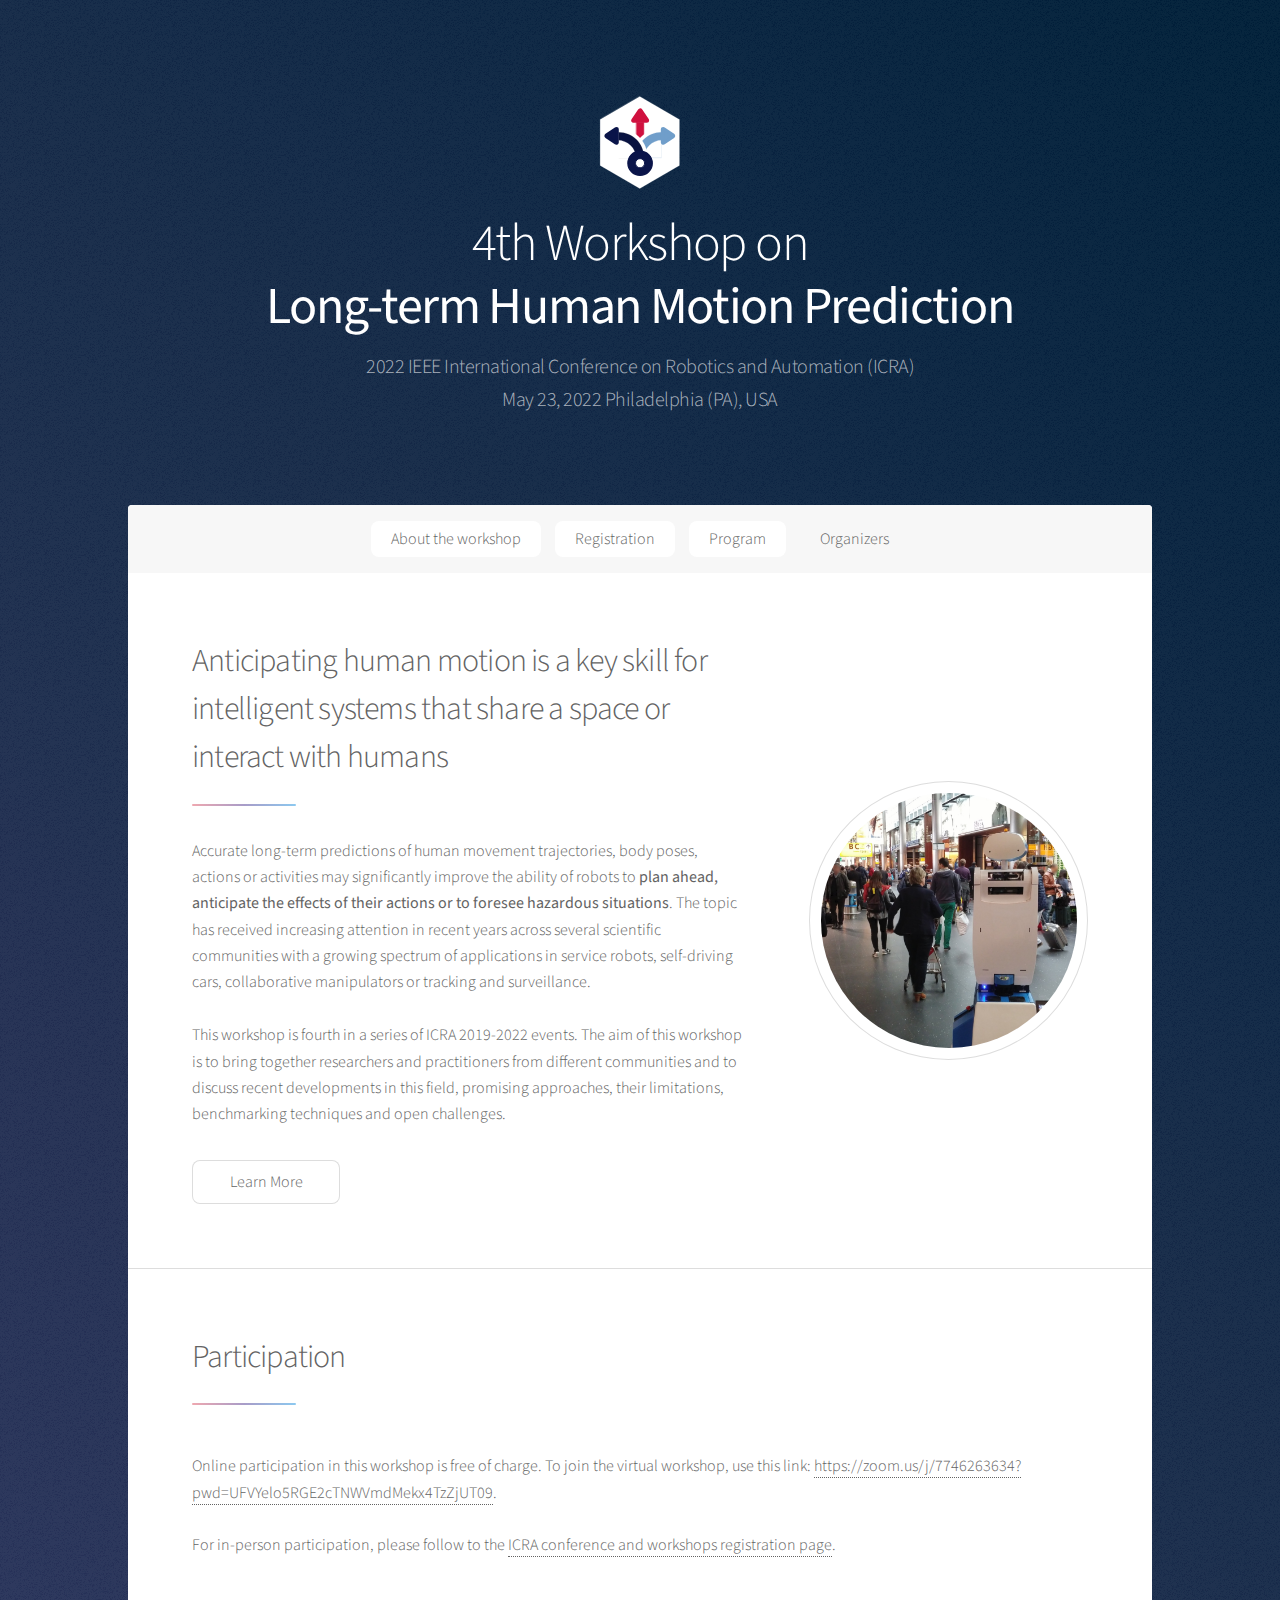
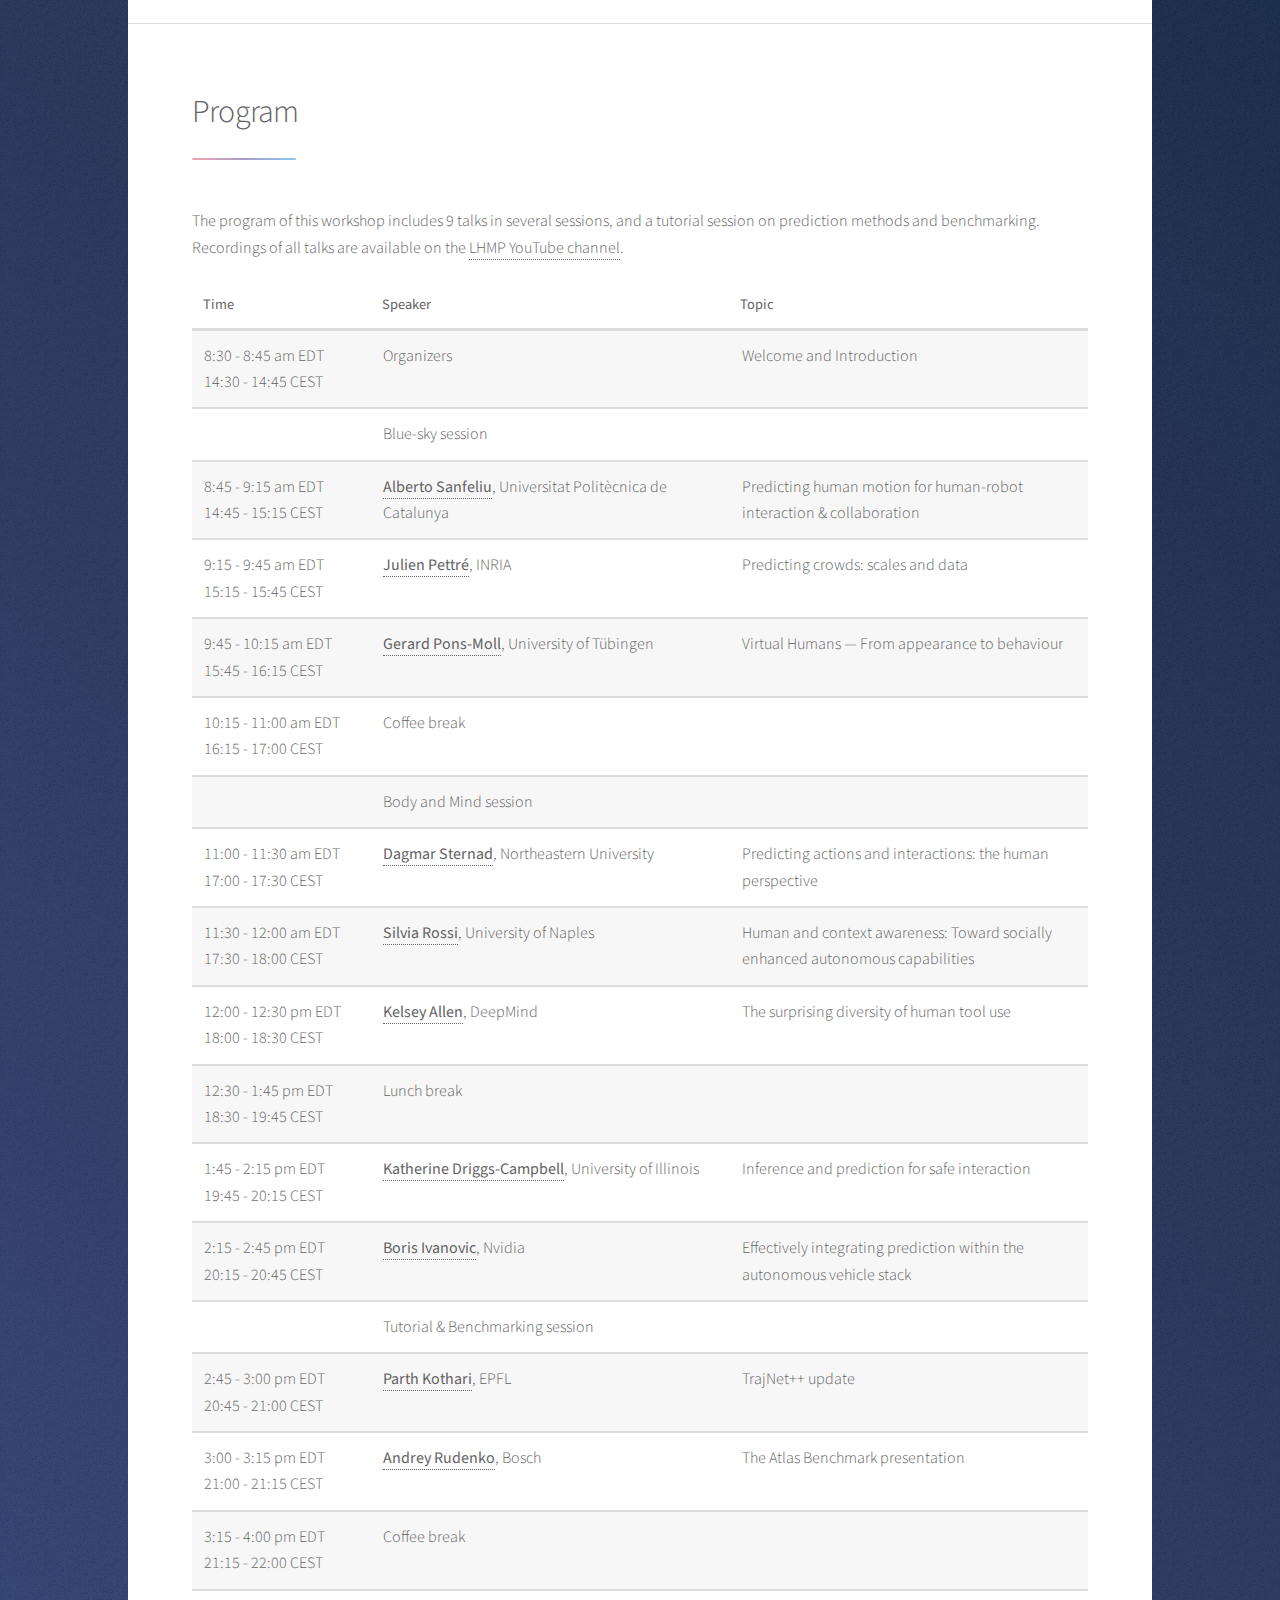
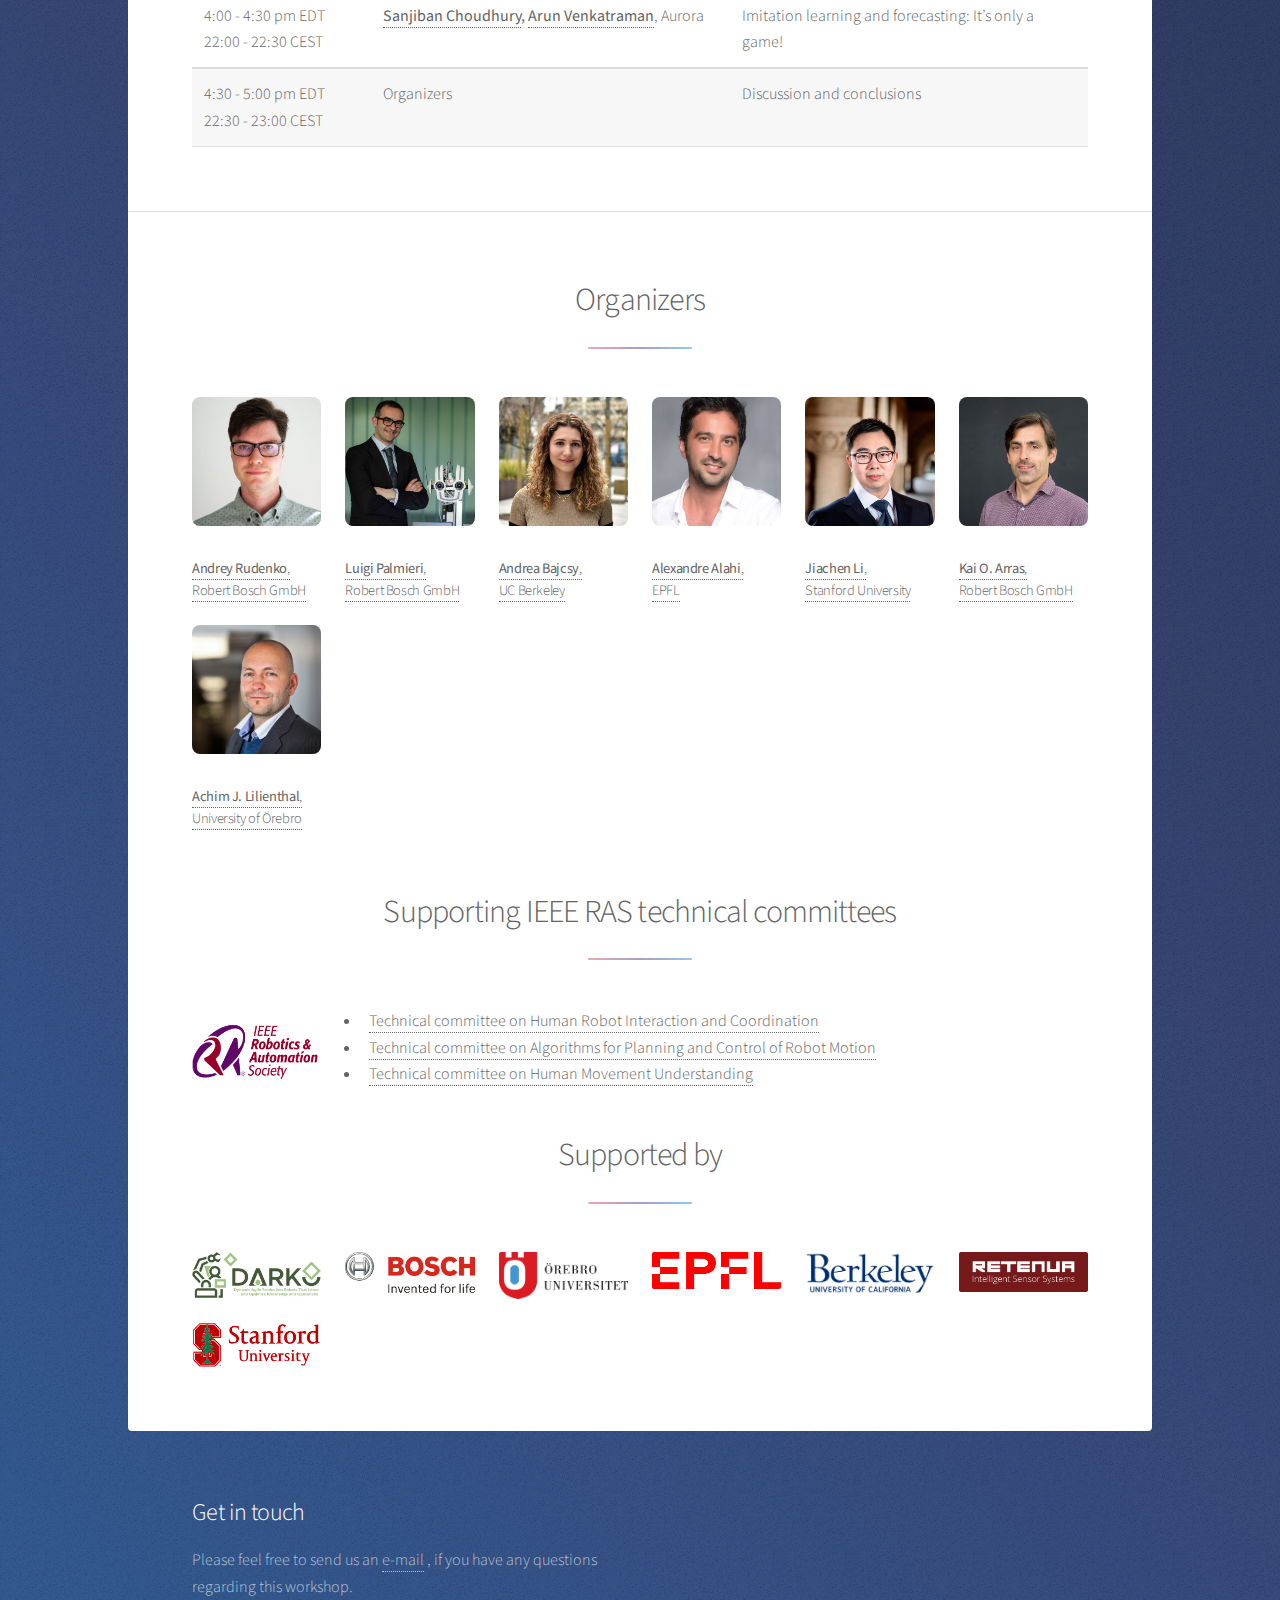
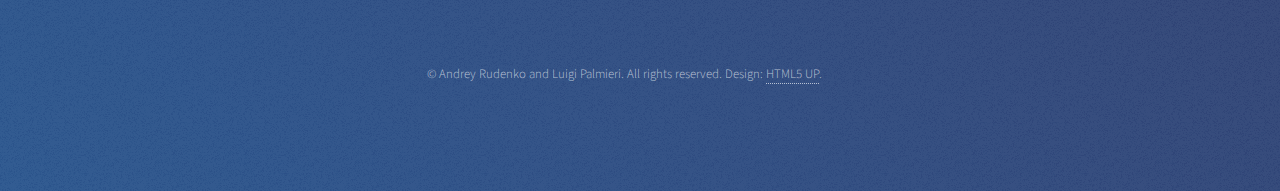
<file: index.html>
<!DOCTYPE HTML>
<!--
	Stellar by HTML5 UP
	html5up.net | @ajlkn
	Free for personal and commercial use under the CCA 3.0 license (html5up.net/license)
	Used for LHMP 2022
-->
<html>
	<head>
		<title>LHMP 2022 workshop</title>
		<meta charset="utf-8" />
		<meta name="viewport" content="width=device-width, initial-scale=1, user-scalable=no" />
		<link rel="stylesheet" href="assets/css/main.css" />
		<noscript><link rel="stylesheet" href="assets/css/noscript.css" /></noscript>
	</head>
	<body class="is-preload">

		<!-- Wrapper -->
			<div id="wrapper">

				<!-- Header -->
					<header id="header" class="alt">
						<span class="logo"><img width="100px" src="images/lhmp-icon-2022.svg" alt="" /></span>
						<h1>4th Workshop on <br /> <strong>Long-term Human Motion Prediction</strong></h1>
						<p>2022 IEEE International Conference on Robotics and Automation (ICRA)</br>May 23, 2022 Philadelphia (PA), USA</p>
					</header>

				<!-- Nav -->
					<nav id="nav">
						<ul>
							<li><a href="#intro" class="active">About the workshop</a></li>
							<li><a href="#registration" class="active">Registration</a></li>
							<li><a href="#program" class="active">Program</a></li>
							<li><a href="#organizers">Organizers</a></li>
						</ul>
					</nav>

				<!-- Main -->
					<div id="main">

						<!-- Introduction -->
							<section id="intro" class="main">
								<div class="spotlight">
									<div class="content">
										<header class="major">
											<h2>Anticipating human motion is a key skill for intelligent systems that share a space or interact with humans</h2>
										</header>
										<p>Accurate long-term
						predictions of human movement trajectories, body poses, actions or activities may significantly
						improve the ability of robots to <strong>plan ahead, anticipate the effects of their actions or
							to foresee hazardous situations</strong>. The topic has received increasing attention in
						recent years across several scientific communities with a growing spectrum of applications in
						service robots, self-driving cars, collaborative manipulators or tracking and surveillance.
						</br></br>
						This workshop is fourth in a series of ICRA 2019-2022 events. The aim of this workshop is to
						bring together researchers and practitioners from different communities and to discuss recent
						developments in this field, promising approaches, their limitations, benchmarking techniques and
						open challenges.</p>
										<ul class="actions">
											<li><a href="past-events.html" class="button">Learn More</a></li>
										</ul>
									</div>
									<span class="image"><img src="images/lhmp-spencer-2.png" alt="" /></span>
								</div>
							</section>

				<section id="registration" class="main style1">
			<div class="container">
				<header class="major">
					<h2>Participation</h2>
				</header>

					<p>Online participation in this workshop is free of charge. To join the virtual workshop, use this link: <a href="https://zoom.us/j/7746263634?pwd=UFVYelo5RGE2cTNWVmdMekx4TzZjUT09">https://zoom.us/j/7746263634?pwd=UFVYelo5RGE2cTNWVmdMekx4TzZjUT09</a>.
					</br></br>
					For in-person participation, please follow to the <a href="https://www.icra2022.org/registration/registration-fees">ICRA conference and workshops registration page</a>.</p>

					
			</div>
		</section>

<!--
							<section id="first" class="main special">
								<header class="major">
									<h2>Magna veroeros</h2>
								</header>
								<ul class="features">
									<li>
										<span class="icon solid major style1 fa-code"></span>
										<h3>Ipsum consequat</h3>
										<p>Sed lorem amet ipsum dolor et amet nullam consequat a feugiat consequat tempus veroeros sed consequat.</p>
									</li>
									<li>
										<span class="icon major style3 fa-copy"></span>
										<h3>Amed sed feugiat</h3>
										<p>Sed lorem amet ipsum dolor et amet nullam consequat a feugiat consequat tempus veroeros sed consequat.</p>
									</li>
									<li>
										<span class="icon major style5 fa-gem"></span>
										<h3>Dolor nullam</h3>
										<p>Sed lorem amet ipsum dolor et amet nullam consequat a feugiat consequat tempus veroeros sed consequat.</p>
									</li>
								</ul>
								<footer class="major">
									<ul class="actions special">
										<li><a href="generic.html" class="button">Learn More</a></li>
									</ul>
								</footer>
							</section>


							<section id="second" class="main special">
								<header class="major">
									<h2>Ipsum consequat</h2>
									<p>Donec imperdiet consequat consequat. Suspendisse feugiat congue<br />
									posuere. Nulla massa urna, fermentum eget quam aliquet.</p>
								</header>
								<ul class="statistics">
									<li class="style1">
										<span class="icon solid fa-code-branch"></span>
										<strong>5,120</strong> Etiam
									</li>
									<li class="style2">
										<span class="icon fa-folder-open"></span>
										<strong>8,192</strong> Magna
									</li>
									<li class="style3">
										<span class="icon solid fa-signal"></span>
										<strong>2,048</strong> Tempus
									</li>
									<li class="style4">
										<span class="icon solid fa-laptop"></span>
										<strong>4,096</strong> Aliquam
									</li>
									<li class="style5">
										<span class="icon fa-gem"></span>
										<strong>1,024</strong> Nullam
									</li>
								</ul>
								<p class="content">Nam elementum nisl et mi a commodo porttitor. Morbi sit amet nisl eu arcu faucibus hendrerit vel a risus. Nam a orci mi, elementum ac arcu sit amet, fermentum pellentesque et purus. Integer maximus varius lorem, sed convallis diam accumsan sed. Etiam porttitor placerat sapien, sed eleifend a enim pulvinar faucibus semper quis ut arcu. Ut non nisl a mollis est efficitur vestibulum. Integer eget purus nec nulla mattis et accumsan ut magna libero. Morbi auctor iaculis porttitor. Sed ut magna ac risus et hendrerit scelerisque. Praesent eleifend lacus in lectus aliquam porta. Cras eu ornare dui curabitur lacinia.</p>
								<footer class="major">
									<ul class="actions special">
										<li><a href="generic.html" class="button">Learn More</a></li>
									</ul>
								</footer>
							</section>

 -->



<section id="program" class="main style1">
			<div class="container">
				<header class="major">
					<h2>Program</h2>
				</header>

					<p>The program of this workshop includes 9 talks in several sessions, and a tutorial session on prediction methods and benchmarking.</br>
					Recordings of all talks are available on the <a href="https://www.youtube.com/playlist?list=PLrLNIllEiqRD89KwUllL5oT2lK0NEpk0z">LHMP YouTube channel</a>.</p>

					<div class="table-wrapper">
						<table>
							<thead>
								<tr>
									<th>Time</th>
									<th>Speaker</th>
									<th>Topic</th>
								</tr>
							</thead>
							<tbody>
								<tr>
									<td>8:30 - 8:45 am EDT </br> 14:30 - 14:45 CEST</td>
									<td>Organizers</td>
									<td>Welcome and Introduction</td>
								</tr>
								<tr>
									<td></td>
									<td>Blue-sky session</td>
									<td></td>
								</tr>
								<tr onClick='toggleRow(this)'>
									<td>8:45 - 9:15 am EDT </br> 14:45 - 15:15 CEST</td>
									<td><strong><a href="http://www.iri.upc.edu/people/sanfeliu/">Alberto Sanfeliu</a></strong>, Universitat Politècnica de Catalunya</td>
									<td>Predicting human motion for human-robot interaction & collaboration</td>
									<td class='expanded-row-content hide-row'>Abstract: tbd</td>
								</tr>
								<tr onClick='toggleRow(this)'>
									<td>9:15 - 9:45 am EDT </br> 15:15 - 15:45 CEST</td>
									<td><strong><a href="http://people.rennes.inria.fr/Julien.Pettre/">Julien Pettré</a></strong>, INRIA</td>
									<td>Predicting crowds: scales and data</td>
									<td class='expanded-row-content hide-row'>Abstract: Human trajectory prediction (HTP), which has mainly found applications in robotics, is now also finding points of convergence with the field of predictive crowd simulation (for traffic management in public environments for instance). This convergence accelerates in particular the ongoing transition of crowd simulators from knowledge-based models to data-driven ones. Through the exploration of this new field of applications, this presentation raises the question of the formulation of the prediction problem as we know it, but also of the nature of the data that are used for the modeling. In this presentation, I will give the perspective of the field of crowd simulation on these issues, and present some promising techniques for the acquisition of new data that are based on virtual reality. </td>
								</tr>
								<tr onClick='toggleRow(this)'>
									<td>9:45 - 10:15 am EDT </br> 15:45 - 16:15 CEST</td>
									<td><strong><a href="https://virtualhumans.mpi-inf.mpg.de/people/pons-moll.html">Gerard Pons-Moll</a></strong>, University of Tübingen</td>
									<td>Virtual Humans — From appearance to behaviour</td>
									<td class='expanded-row-content hide-row'>Abstract: Modelling 3D virtual humans is necessary for VR/AR and to digitally transfer people to digital spaces — often referred to as the metaverse.  
									While there has been significant progress on modelling human appearance (how we look), modelling and capturing fine grained human behaviour in 3D has received much less attention.
									Accurately capturing human interactions with scenes and objects in 3D is challenging due to occlusions, complex poses, ambiguities in reconstructing objects in 3D, and limited recording volumes imposed by multi-view camera setups.
									In this talk, I will describe our recent works to capture and model how we behave and interact with the 3D world around us. I will present HPS, a method to capture and localize humans interacting in large 3D scenes from wearable sensors, as well as BEHAVE a recent dataset and method to capture 3D humans interacting with objects.  
									</td>
								</tr>
								<tr>
									<td>10:15 - 11:00 am EDT </br> 16:15 - 17:00 CEST</td>
									<td>Coffee break</td>
									<td></td>
								</tr>
								<tr>
									<td></td>
									<td>Body and Mind session</td>
									<td></td>
								</tr>
								<tr onClick='toggleRow(this)'>
									<td>11:00 - 11:30 am EDT </br> 17:00 - 17:30 CEST</td>
									<td><strong><a href="https://cos.northeastern.edu/people/dagmar-sternad/">Dagmar Sternad</a></strong>, Northeastern University</td>
									<td>Predicting actions and interactions: the human perspective</td>
									<td class='expanded-row-content hide-row'>Abstract: Anticipating motion of other agents and objects in the environment is key for successful behavior, both for robots and humans. The ability to predict is a core computational competence necessary for almost all aspects of human behavior, including social, cognitive, perceptual and action contexts. This talk will focus on the human perspective and present several lines of research examining predictive abilities and challenges in humans.

										</br></br>Our recent research investigated this fundamental ability in the context of sensorimotor interactions with a dynamic object: intercepting and catching a flying ball. To examine the developmental trajectory of predictive ability, we assessed participants between 5 and 92 years of age in a suite of custom-developed virtual games that provided millisecond-scale measures of actions in response to the flying ball. Results revealed age-related improvements in predictive motor behavior, with performance reaching adult levels by 12 years of age. This developmental progression provides a behavioral manifestation consistent with recent findings on cerebellar and cortical maturation. 

										</br></br>A second line of research scrutinized how humans continuous interact with dynamically complex objects, such as a cup of coffee. The internal dynamics in such objects creates complex nonlinear interaction forces that can be chaotic and essentially unpredictable for humans. We investigated how humans deal with such scenarios in a virtual environment where human participants transported a cup of coffee’, modeled by a cart and pendulum system. Results showed that humans learnt to simplify the interaction forces that made them more predictable.

										</br></br>A third line of research examined prediction within the motor control system in the context of postural control under perturbations. Catching a ball not only involves finely timed arm and hand movements with respect to the ball, but these rapid arm movements also create perturbing forces that destabilize postural balance. Maintaining upright posture requires anticipatory postural adjustments in trunk muscles that ensures the control of hand movements. We show such subtle adjustments in the context of catching a ball in both healthy and impaired populations.

										</br></br>These different lines of research demonstrate the pervasiveness of accurate prediction at all levels of successful behavior, and also show the challenges that also humans and not only robots face.
</td>
								</tr>
								<tr onClick='toggleRow(this)'>
									<td>11:30 - 12:00 am EDT </br> 17:30 - 18:00 CEST</td>
									<td><strong><a href="http://wpage.unina.it/silrossi/index.html">Silvia Rossi</a></strong>, University of Naples</td>
									<td>Human and context awareness: Toward socially enhanced autonomous capabilities</td>
									<td class='expanded-row-content hide-row'>Abstract: To effectively exploit autonomous capabilities that are socially enhanced, a robot is required to sense its environment but also to understand what happens within it. Human awareness not only concerns the acknowledgment of the person’s position and pose within the environment but also the opportunity to understand the activity that the person is currently performing. For example, robotic personal assistance may be required to recognize the user’s Activities of Daily Living (eating, drinking, cooking, watching TV, using a mobile phone, etc.) or emergencies, such as fall detection. Moreover, the importance of interpreting and recognizing social and non-verbal signals during the interaction is generally well recognized within the social robotics community, but it plays a fundamental role also in service and collaborative robotics. For example, the interpretation of non-verbal cues, such as gaze, posture, and backchannels, can be used in the recognition of the person’s engagement during an interaction, the same could be used to evaluate the person’s discomfort or the disengagement from the current activity caused by the robot’s behavior in the shared environment. In this talk, we will discuss different approaches aiming at achieving socially enhanced autonomous robot behaviors from the interpretation of human behavior.</td>
								</tr>
								<tr onClick='toggleRow(this)'>
									<td>12:00 - 12:30 pm EDT </br> 18:00 - 18:30 CEST</td>
									<td><strong><a href="https://web.mit.edu/krallen/www/">Kelsey Allen</a></strong>, DeepMind</td>
									<td>The surprising diversity of human tool use</td>
									<td class='expanded-row-content hide-row'>Abstract: People use tools every day – from forks and knives to computers and cellphones. Indeed, much of our interaction with the world is modulated by our tools. As a result, understanding how people use tools is critical to safely interacting with humans. In this talk, I will discuss our research into the vast and varied ways that people learn how to use new tools. I will highlight both humans’ rapid adaptivity, but also their surprising rigidity, in the face of new problems. I will also discuss how differences in lived experience, such as growing up with only one hand, can fundamentally alter the ways in which people approach physical problem-solving generally. For robot-human interaction, it will not be enough to model the motion of one ideal human. Instead, a diversity of humans is needed.</td>
								</tr>
								<tr>
									<td>12:30 - 1:45 pm EDT </br> 18:30 - 19:45 CEST</td>
									<td>Lunch break</td>
									<td></td>
								</tr>
								<tr onClick='toggleRow(this)'>
									<td>1:45 - 2:15 pm EDT </br> 19:45 - 20:15 CEST</td>
									<td><strong><a href="https://ece.illinois.edu/about/directory/faculty/krdc">Katherine Driggs-Campbell</a></strong>, University  of  Illinois</td>
									<td>Inference and prediction for safe interaction </td>
									<td class='expanded-row-content hide-row'>Abstract: Autonomous systems and robots are becoming prevalent in our everyday lives and changing the foundations of our way of life. However, the desirable impacts of autonomy are only achievable if the underlying algorithms can handle the unique challenges humans present. To design safe, trustworthy autonomy, we must transform how intelligent systems interact, influence, and predict human agents. In this talk, we'll discuss how inferring hidden states (e.g., driver traits, pedestrian intent, occluded agents) coupled with robust prediction methods can be used to improve decision-making and control in interactive settings. These methods are used to generate safe interactions between humans and mobile robots (sometimes with guarantees), which are demonstrated on fully equipped test vehicles and mobile robots.</td>
								</tr>
								<tr onClick='toggleRow(this)'>
									<td>2:15 - 2:45 pm EDT </br> 20:15 - 20:45 CEST</td>
									<td><strong><a href="https://www.borisivanovic.com">Boris Ivanovic</a></strong>, Nvidia</td>
									<td>Effectively integrating prediction within the autonomous vehicle stack</td>
									<td class='expanded-row-content hide-row'>Abstract: tbd</td>
								</tr>
								<tr>
									<td></td>
									<td>Tutorial & Benchmarking session</td>
									<td></td>
								</tr>
								<tr onClick='toggleRow(this)'>
									<td>2:45 - 3:00 pm EDT </br> 20:45 - 21:00 CEST</td>
									<td><strong><a href="https://thedebugger811.github.io/">Parth Kothari</a></strong>, EPFL</td>
									<td>TrajNet++ update</td>
									<td class='expanded-row-content hide-row'>Link: <a href="https://www.aicrowd.com/challenges/trajnet-a-trajectory-forecasting-challenge">https://www.aicrowd.com/challenges/trajnet-a-trajectory-forecasting-challenge</a></td>
								</tr>
								<tr onClick='toggleRow(this)'>
									<td>3:00 - 3:15 pm EDT </br> 21:00 - 21:15 CEST</td>
									<td><strong><a href="https://rudenkoandrey.github.io/">Andrey Rudenko</a></strong>, Bosch</td>
									<td>The Atlas Benchmark presentation</td>
									<td class='expanded-row-content hide-row'>Link: tbd</td>
								</tr>
								<tr>
									<td>3:15 - 4:00 pm EDT </br> 21:15 - 22:00 CEST</td>
									<td>Coffee break</td>
									<td></td>
								</tr>
								<tr onClick='toggleRow(this)'>
									<td>4:00 - 4:30 pm EDT </br> 22:00 - 22:30 CEST</td>
									<td><strong><a href="https://www.sanjibanchoudhury.com/">Sanjiban Choudhury</a>, <a href="http://www.cs.cmu.edu/~arunvenk/">Arun Venkatraman</a></strong>, Aurora</td>
									<td>Imitation learning and forecasting: It’s only a game!</td>
									<td class='expanded-row-content hide-row'>Abstract: A core challenge in self-driving is reasoning about how actors on the road interact to affect each other’s motions. Recent advances in machine learning have enabled powerful forecasting techniques that jointly reason about such interactions. However, many of these approaches treat forecasting in isolation from downstream decision making. This leads to a fundamental misalignment in objectives where better forecasts do not necessarily translate into better end-to-end behavior. 

</br></br>In this talk, we will explore a clean-sheet approach to forecasting and decision making that builds on a singular objective – imitate expert human driving. We will present a unified, game-theoretic framework for imitation learning. We will view forecasting as an adversary that discriminates between human and robot driving. Finally, we will show how this framework leads to forecasts that enable human-like, predictable, and interpretable behavior on the road.
</td>
								</tr>
								<tr>
									<td>4:30 - 5:00 pm EDT </br> 22:30 - 23:00 CEST</td>
									<td>Organizers</td>
									<td>Discussion and conclusions</td>
								</tr>
							</tbody>
						</table>
					</div>

					
			</div>
		</section>




		<section id="organizers" class="main style1">
			<div class="container">
				<header class="major special">
					<h2>Organizers</h2>
				</header>
				<div class="box alt">
					<div class="row gtr-uniform">
						<div class="col-2">
							<span class="image fit"><img src="images/Organizers/Andrey_Rudenko.jpg" alt="" /></span>
							<h5> <a href="https://rudenkoandrey.github.io"><strong>Andrey Rudenko</strong>,</br>
									Robert Bosch GmbH</a></h5>
						</div>
						<div class="col-2">
							<span class="image fit"><img src="images/Organizers/luigi-palmieri-foto.1024x1024.jpg"
									alt="" /></span>
							<h5><a href="https://palmieri.github.io/"><strong>Luigi Palmieri</strong>,</br> Robert Bosch
									GmbH</a></h5>
						</div>
						<div class="col-2">
							<span class="image fit"><img src="images/Organizers/Andrea-Bajcsy.jpg" alt="" /></span>
							<h5> <a href="https://people.eecs.berkeley.edu/~abajcsy/"><strong>Andrea
										Bajcsy</strong>,</br> UC Berkeley</a></h5>
						</div>
						<div class="col-2">
							<span class="image fit"><img src="images/Organizers/Alexandre_Alahi.jpg" alt="" /></span>
							<h5> <a href="https://people.epfl.ch/alexandre.alahi?lang=en"><strong>Alexandre
										Alahi</strong>,</br> EPFL</a></h5>
						</div>
						<div class="col-2">
							<span class="image fit"><img src="images/Organizers/Jiachen_li.jpg" alt="" /></span>
							<h5> <a href="https://jiachenli94.github.io"><strong>Jiachen Li</strong>,</br> Stanford University</a></h5>
						</div>
						<div class="col-2">
							<span class="image fit"><img
									src="images/Organizers/kai-oliver-arras-contact-4x3_res_540x405.jpg"
									alt="" /></span>
							<h5> <a href="https://www.bosch.com/research/know-how/research-experts/dr-kai-oliver-arras/"><strong>Kai
										O. Arras</strong>,</br> Robert Bosch GmbH</a></h5>
						</div>
						<div class="col-2">
							<span class="image fit"><img src="images/Organizers/achim_lilienthal.jpg" alt="" /></span>
							<h5> <a href="http://mro.oru.se/people/achim-lilienthal/"><strong>Achim J.
										Lilienthal</strong>,</br> University of Örebro</a></h5>
						</div>
					</div>
				</div>
				</br>
				
				<header class="major special">
					<h2>Supporting IEEE RAS technical committees</h2>
				</header>
				<div class="row">
					<div class="col-2 col-12-medium">
						<span class="image fit"><img src="images/RAS-logo.png" alt="" /></span>
					</div>
					<div class="col-8 col-12-medium">
						<ul>
							<li><a href="https://www.ieee-ras.org/human-robot-interaction-coordination">Technical
									committee on Human Robot Interaction and Coordination</a></li>
							<li><a href="https://www.ieee-ras.org/algorithms-for-planning-and-control-of-robot-motion">Technical
									committee on Algorithms for Planning and Control of Robot Motion</a></li>
							<li><a href="https://www.ieee-ras.org/human-movement-understanding">Technical committee on
									Human Movement Understanding</a></li>
						</ul>
					</div>
				</div>

				<header class="major special">
					<h2>Supported by</h2>
				</header>
				<div class="box alt">
					<div class="row gtr-uniform">
						<div class="col-2"><span class="image fit"><img style="border-radius:2px" src="images/Affiliations/darko-logo.jpeg"
									alt="" /></span></div>
						<div class="col-2"><span class="image fit"><img style="border-radius:2px" src="images/Affiliations/BoschLogo.jpg"
									alt="" /></span></div>
						<div class="col-2"><span class="image fit"><img style="border-radius:2px"
									src="images/Affiliations/1200px-Örebro_Universitet.svg.png" alt="" /></span></div>
						<div class="col-2"><span class="image fit"><img style="border-radius:2px" src="images/Affiliations/EPFL.svg.png"
									alt="" /></span></div>
						<div class="col-2"><span class="image fit"><img style="border-radius:2px" src="images/Affiliations/uc_berkeley.png"
									alt="" /></span></div>
						<div class="col-2"><span class="image fit"><img style="border-radius:2px"
									src="images/Affiliations/retenua-logo-negative.png" alt="" /></span></div>
						<div class="col-2"><span class="image fit"><img style="border-radius:2px"
									src="images/Affiliations/Stanford.png" alt="" /></span></div>
					</div>
				</div>
			</div>
		</section>

<!--

							<section id="cta" class="main special">
								<header class="major">
									<h2>Congue imperdiet</h2>
									<p>Donec imperdiet consequat consequat. Suspendisse feugiat congue<br />
									posuere. Nulla massa urna, fermentum eget quam aliquet.</p>
								</header>
								<footer class="major">
									<ul class="actions special">
										<li><a href="generic.html" class="button primary">Get Started</a></li>
										<li><a href="generic.html" class="button">Learn More</a></li>
									</ul>
								</footer>
							</section>
-->

					</div>

				<!-- Footer -->
					<footer id="footer">
						<section>
							<h2>Get in touch</h2>
							<p>Please feel free to send us an <a href="mailto:Andrey.Rudenko@de.bosch.com?Subject=Workshop%20LHMP"
								target="_top">e-mail</a> , if you have any questions regarding this workshop.</p>
						</section>
						<!-- 
						<section>
							<h2>Etiam feugiat</h2>
							<dl class="alt">
								<dt>Address</dt>
								<dd>1234 Somewhere Road &bull; Nashville, TN 00000 &bull; USA</dd>
								<dt>Phone</dt>
								<dd>(000) 000-0000 x 0000</dd>
								<dt>Email</dt>
								<dd><a href="#">information@untitled.tld</a></dd>
							</dl>
							<ul class="icons">
								<li><a href="#" class="icon brands fa-twitter alt"><span class="label">Twitter</span></a></li>
								<li><a href="#" class="icon brands fa-facebook-f alt"><span class="label">Facebook</span></a></li>
								<li><a href="#" class="icon brands fa-instagram alt"><span class="label">Instagram</span></a></li>
								<li><a href="#" class="icon brands fa-github alt"><span class="label">GitHub</span></a></li>
								<li><a href="#" class="icon brands fa-dribbble alt"><span class="label">Dribbble</span></a></li>
							</ul>
						</section>
						-->
						<p class="copyright">&copy; Andrey Rudenko and Luigi Palmieri. All rights reserved. Design: <a href="https://html5up.net">HTML5 UP</a>.</p>
					</footer>

			</div>

		<!-- Scripts -->
			<script src="assets/js/jquery.min.js"></script>
			<script src="assets/js/jquery.scrollex.min.js"></script>
			<script src="assets/js/jquery.scrolly.min.js"></script>
			<script src="assets/js/browser.min.js"></script>
			<script src="assets/js/breakpoints.min.js"></script>
			<script src="assets/js/util.js"></script>
			<script src="assets/js/main.js"></script>

		<script>
		    const toggleRow = (element) => {
		      element.getElementsByClassName('expanded-row-content')[0].classList.toggle('hide-row');
		      console.log(event);
		    }
		  </script>

	</body>
</html>
</file>
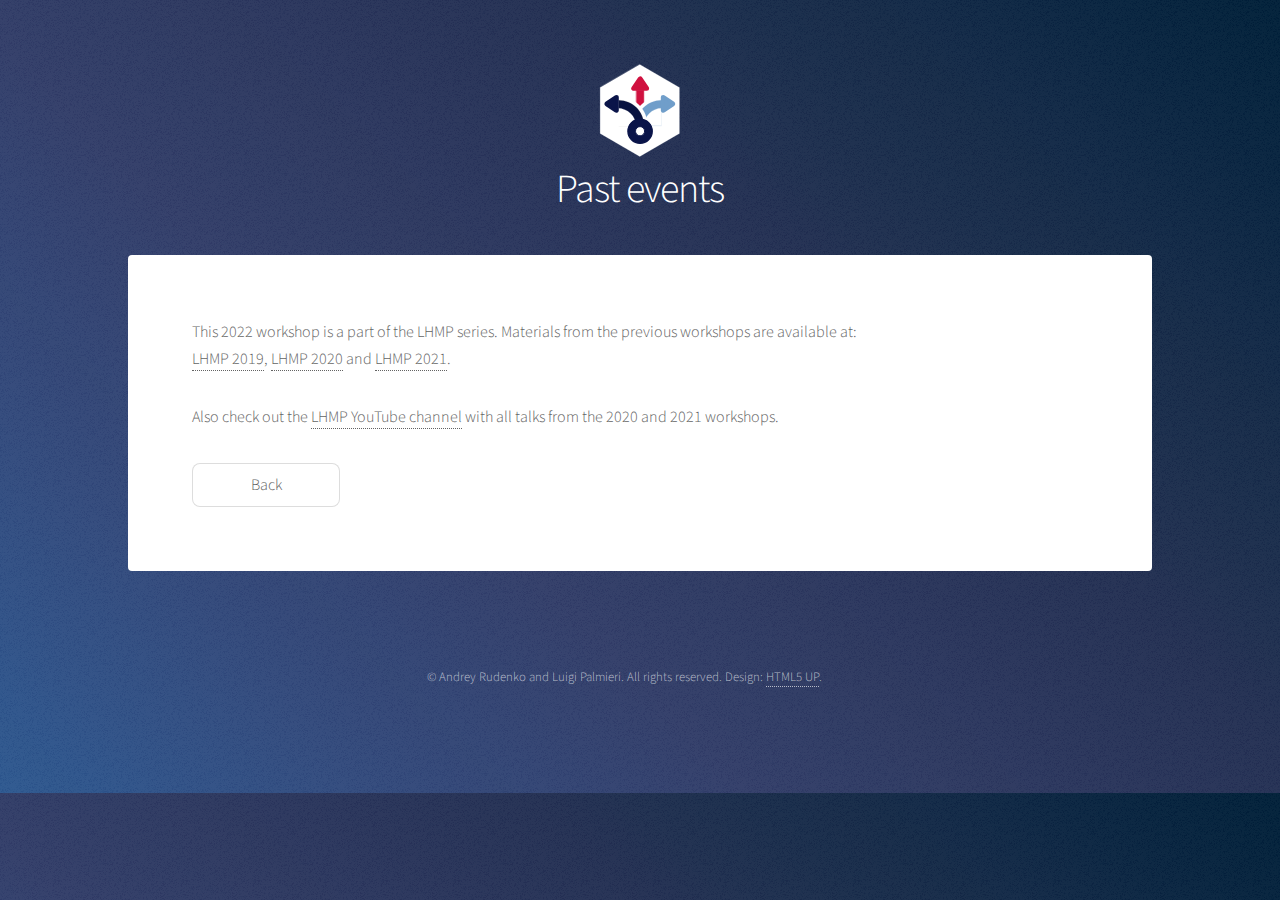
<file: past-events.html>
<!DOCTYPE HTML>
<!--
	Stellar by HTML5 UP
	html5up.net | @ajlkn
	Free for personal and commercial use under the CCA 3.0 license (html5up.net/license)
-->
<html>
	<head>
		<title>LHMP 2022 workshop</title>
		<meta charset="utf-8" />
		<meta name="viewport" content="width=device-width, initial-scale=1, user-scalable=no" />
		<link rel="stylesheet" href="assets/css/main.css" />
		<noscript><link rel="stylesheet" href="assets/css/noscript.css" /></noscript>
	</head>
	<body class="is-preload">

		<!-- Wrapper -->
			<div id="wrapper">

				<!-- Header -->
					<header id="header">
						<span class="logo"><img width="100px" src="images/lhmp-icon-2022.svg" alt="" /></span>
						<h1>Past events</h1></p>
					</header>

				<!-- Main -->
					<div id="main">

						<!-- Content -->
							<section id="content" class="main">
								<p>
								This 2022 workshop is a part of the LHMP series. Materials from the previous workshops are available at:
								<br />
								<a href="https://motionpredictionicra2019.github.io">LHMP 2019</a>, 
								<a href="https://motionpredictionicra2020.github.io">LHMP 2020</a> and 
								<a href="https://motionpredictionicra2021.github.io">LHMP 2021</a>.</p>
								<p>Also check out the <a href="https://youtube.com/playlist?list=PLrLNIllEiqRBCF1Y5_La1juITYn_POa-p"><span class="redText">LHMP YouTube channel</span></a> with all talks from the 2020 and 2021 workshops.</p>
								<ul class="actions">
									<li><a href="index.html" class="button">Back</a></li>
								</ul>
							</section>

					</div>

				<!-- Footer -->
					<footer id="footer">
						<p class="copyright">&copy; Andrey Rudenko and Luigi Palmieri. All rights reserved. Design: <a href="https://html5up.net">HTML5 UP</a>.</p>
					</footer>

			</div>

		<!-- Scripts -->
			<script src="assets/js/jquery.min.js"></script>
			<script src="assets/js/jquery.scrollex.min.js"></script>
			<script src="assets/js/jquery.scrolly.min.js"></script>
			<script src="assets/js/browser.min.js"></script>
			<script src="assets/js/breakpoints.min.js"></script>
			<script src="assets/js/util.js"></script>
			<script src="assets/js/main.js"></script>

	</body>
</html>
</file>
<file: assets/css/noscript.css>
/*
	Stellar by HTML5 UP
	html5up.net | @ajlkn
	Free for personal and commercial use under the CCA 3.0 license (html5up.net/license)
*/

/* Header */

	body.is-preload #header.alt > * {
		opacity: 1;
	}

	body.is-preload #header.alt .logo {
		-moz-transform: none;
		-webkit-transform: none;
		-ms-transform: none;
		transform: none;
	}
</file>
<file: assets/css/main.css>
@import url(fontawesome-all.min.css);
@import 'https://fonts.googleapis.com/css?family=Source+Sans+Pro:300,400';

/*
	Stellar by HTML5 UP
	html5up.net | @ajlkn
	Free for personal and commercial use under the CCA 3.0 license (html5up.net/license)
	LHMP 2022
*/

html, body, div, span, applet, object,
iframe, h1, h2, h3, h4, h5, h6, p, blockquote,
pre, a, abbr, acronym, address, big, cite,
code, del, dfn, em, img, ins, kbd, q, s, samp,
small, strike, strong, sub, sup, tt, var, b,
u, i, center, dl, dt, dd, ol, ul, li, fieldset,
form, label, legend, table, caption, tbody,
tfoot, thead, tr, th, td, article, aside,
canvas, details, embed, figure, figcaption,
footer, header, hgroup, menu, nav, output, ruby,
section, summary, time, mark, audio, video {
	margin: 0;
	padding: 0;
	border: 0;
	font-size: 100%;
	font: inherit;
	vertical-align: baseline;}

article, aside, details, figcaption, figure,
footer, header, hgroup, menu, nav, section {
	display: block;}

body {
	line-height: 1;
}

ol, ul {
	list-style: none;
}

blockquote, q {
	quotes: none;
}

	blockquote:before, blockquote:after, q:before, q:after {
		content: '';
		content: none;
	}

table {
	border-collapse: collapse;
	border-spacing: 0;
}

body {
	-webkit-text-size-adjust: none;
}

mark {
	background-color: transparent;
	color: inherit;
}

input::-moz-focus-inner {
	border: 0;
	padding: 0;
}

input, select, textarea {
	-moz-appearance: none;
	-webkit-appearance: none;
	-ms-appearance: none;
	appearance: none;
}

/* Basic */

	@-ms-viewport {
		width: device-width;
	}

	body {
		-ms-overflow-style: scrollbar;
	}

	@media screen and (max-width: 480px) {

		html, body {
			min-width: 320px;
		}

	}

	html {
		box-sizing: border-box;
	}

	*, *:before, *:after {
		box-sizing: inherit;
	}

	body {
		background-color: #2d5890;
		background-image: url("images/overlay.png"), -moz-linear-gradient(45deg, #2d5890, #315186, #334a7c, #334372, #333d68, #2e3961, #293459, #243052, #1b2c4b, #122845, #08233e, #001f37);
		background-image: url("images/overlay.png"), -webkit-linear-gradient(45deg, #2d5890, #315186, #334a7c, #334372, #333d68, #2e3961, #293459, #243052, #1b2c4b, #122845, #08233e, #001f37);
		background-image: url("images/overlay.png"), -ms-linear-gradient(45deg, #2d5890, #315186, #334a7c, #334372, #333d68, #2e3961, #293459, #243052, #1b2c4b, #122845, #08233e, #001f37);
		background-image: url("images/overlay.png"), linear-gradient(45deg, #2d5890, #315186, #334a7c, #334372, #333d68, #2e3961, #293459, #243052, #1b2c4b, #122845, #08233e, #001f37);
	}

		body.is-preload *, body.is-preload *:before, body.is-preload *:after {
			-moz-animation: none !important;
			-webkit-animation: none !important;
			-ms-animation: none !important;
			animation: none !important;
			-moz-transition: none !important;
			-webkit-transition: none !important;
			-ms-transition: none !important;
			transition: none !important;
		}

/* Type */

	body {
		background-color: #2d5890;
		color: rgba(255, 255, 255, 0.65);
	}

	body, input, select, textarea {
		font-family: "Source Sans Pro", Helvetica, sans-serif;
		font-size: 17pt;
		font-weight: 300;
		line-height: 1.65;
	}

		@media screen and (max-width: 1680px) {

			body, input, select, textarea {
				font-size: 14pt;
			}

		}

		@media screen and (max-width: 1280px) {

			body, input, select, textarea {
				font-size: 12pt;
			}

		}

		@media screen and (max-width: 360px) {

			body, input, select, textarea {
				font-size: 11pt;
			}

		}

	a {
		-moz-transition: color 0.2s ease, border-bottom 0.2s ease;
		-webkit-transition: color 0.2s ease, border-bottom 0.2s ease;
		-ms-transition: color 0.2s ease, border-bottom 0.2s ease;
		transition: color 0.2s ease, border-bottom 0.2s ease;
		text-decoration: none;
		border-bottom: dotted 1px;
		color: inherit;
	}

		a:hover {
			border-bottom-color: transparent;
		}

	strong, b {
		font-weight: 400;
	}

	em, i {
		font-style: italic;
	}

	p {
		margin: 0 0 2em 0;
	}

		p.content {
			-moz-columns: 20em 2;
			-webkit-columns: 20em 2;
			-ms-columns: 20em 2;
			columns: 20em 2;
			-moz-column-gap: 2em;
			-webkit-column-gap: 2em;
			-ms-column-gap: 2em;
			column-gap: 2em;
			text-align: justify;
		}

	h1, h2, h3, h4, h5, h6 {
		font-weight: 300;
		line-height: 1.5;
		margin: 0 0 0.7em 0;
		letter-spacing: -0.025em;
	}

		h1 a, h2 a, h3 a, h4 a, h5 a, h6 a {
			color: inherit;
			text-decoration: none;
		}

	h1 {
		font-size: 2.5em;
		line-height: 1.2;
	}

	h2 {
		font-size: 1.5em;
	}

	h3 {
		font-size: 1.25em;
	}

	h4 {
		font-size: 1.1em;
	}

	h5 {
		font-size: 0.9em;
	}

	h6 {
		font-size: 0.7em;
	}

	@media screen and (max-width: 736px) {

		h1 {
			font-size: 2em;
		}

	}

	sub {
		font-size: 0.8em;
		position: relative;
		top: 0.5em;
	}

	sup {
		font-size: 0.8em;
		position: relative;
		top: -0.5em;
	}

	blockquote {
		border-left: solid 4px;
		font-style: italic;
		margin: 0 0 2em 0;
		padding: 0.5em 0 0.5em 2em;
	}

	code {
		border-radius: 8px;
		border: solid 1px;
		font-family: "Courier New", monospace;
		font-size: 0.9em;
		margin: 0 0.25em;
		padding: 0.25em 0.65em;
	}

	pre {
		-webkit-overflow-scrolling: touch;
		font-family: "Courier New", monospace;
		font-size: 0.9em;
		margin: 0 0 2em 0;
	}

		pre code {
			display: block;
			line-height: 1.75;
			padding: 1em 1.5em;
			overflow-x: auto;
		}

	hr {
		border: 0;
		border-bottom: solid 1px;
		margin: 2em 0;
	}

		hr.major {
			margin: 3em 0;
		}

	.align-left {
		text-align: left;
	}

	.align-center {
		text-align: center;
	}

	.align-right {
		text-align: right;
	}

	input, select, textarea {
		color: #ffffff;
	}

	a:hover {
		color: #ffffff;
	}

	strong, b {
		color: #ffffff;
	}

	h1, h2, h3, h4, h5, h6 {
		color: #ffffff;
	}

	blockquote {
		border-left-color: rgba(255, 255, 255, 0.35);
	}

	code {
		background: rgba(255, 255, 255, 0.075);
		border-color: rgba(255, 255, 255, 0.35);
	}

	hr {
		border-bottom-color: rgba(255, 255, 255, 0.35);
	}

/* Row */

	.row {
		display: flex;
		flex-wrap: wrap;
		box-sizing: border-box;
		align-items: stretch;
	}

		.row > * {
			box-sizing: border-box;
		}

		.row.gtr-uniform > * > :last-child {
			margin-bottom: 0;
		}

		.row.aln-left {
			justify-content: flex-start;
		}

		.row.aln-center {
			justify-content: center;
		}

		.row.aln-right {
			justify-content: flex-end;
		}

		.row.aln-top {
			align-items: flex-start;
		}

		.row.aln-middle {
			align-items: center;
		}

		.row.aln-bottom {
			align-items: flex-end;
		}

		.row > .imp {
			order: -1;
		}

		.row > .col-1 {
			width: 8.33333%;
		}

		.row > .off-1 {
			margin-left: 8.33333%;
		}

		.row > .col-2 {
			width: 16.66667%;
		}

		.row > .off-2 {
			margin-left: 16.66667%;
		}

		.row > .col-3 {
			width: 25%;
		}

		.row > .off-3 {
			margin-left: 25%;
		}

		.row > .col-4 {
			width: 33.33333%;
		}

		.row > .off-4 {
			margin-left: 33.33333%;
		}

		.row > .col-5 {
			width: 41.66667%;
		}

		.row > .off-5 {
			margin-left: 41.66667%;
		}

		.row > .col-6 {
			width: 50%;
		}

		.row > .off-6 {
			margin-left: 50%;
		}

		.row > .col-7 {
			width: 58.33333%;
		}

		.row > .off-7 {
			margin-left: 58.33333%;
		}

		.row > .col-8 {
			width: 66.66667%;
		}

		.row > .off-8 {
			margin-left: 66.66667%;
		}

		.row > .col-9 {
			width: 75%;
		}

		.row > .off-9 {
			margin-left: 75%;
		}

		.row > .col-10 {
			width: 83.33333%;
		}

		.row > .off-10 {
			margin-left: 83.33333%;
		}

		.row > .col-11 {
			width: 91.66667%;
		}

		.row > .off-11 {
			margin-left: 91.66667%;
		}

		.row > .col-12 {
			width: 100%;
		}

		.row > .off-12 {
			margin-left: 100%;
		}

		.row.gtr-0 {
			margin-top: 0;
			margin-left: 0em;
		}

			.row.gtr-0 > * {
				padding: 0 0 0 0em;
			}

			.row.gtr-0.gtr-uniform {
				margin-top: 0em;
			}

				.row.gtr-0.gtr-uniform > * {
					padding-top: 0em;
				}

		.row.gtr-25 {
			margin-top: 0;
			margin-left: -0.375em;
		}

			.row.gtr-25 > * {
				padding: 0 0 0 0.375em;
			}

			.row.gtr-25.gtr-uniform {
				margin-top: -0.375em;
			}

				.row.gtr-25.gtr-uniform > * {
					padding-top: 0.375em;
				}

		.row.gtr-50 {
			margin-top: 0;
			margin-left: -0.75em;
		}

			.row.gtr-50 > * {
				padding: 0 0 0 0.75em;
			}

			.row.gtr-50.gtr-uniform {
				margin-top: -0.75em;
			}

				.row.gtr-50.gtr-uniform > * {
					padding-top: 0.75em;
				}

		.row {
			margin-top: 0;
			margin-left: -1.5em;
		}

			.row > * {
				padding: 0 0 0 1.5em;
			}

			.row.gtr-uniform {
				margin-top: -1.5em;
			}

				.row.gtr-uniform > * {
					padding-top: 1.5em;
				}

		.row.gtr-150 {
			margin-top: 0;
			margin-left: -2.25em;
		}

			.row.gtr-150 > * {
				padding: 0 0 0 2.25em;
			}

			.row.gtr-150.gtr-uniform {
				margin-top: -2.25em;
			}

				.row.gtr-150.gtr-uniform > * {
					padding-top: 2.25em;
				}

		.row.gtr-200 {
			margin-top: 0;
			margin-left: -3em;
		}

			.row.gtr-200 > * {
				padding: 0 0 0 3em;
			}

			.row.gtr-200.gtr-uniform {
				margin-top: -3em;
			}

				.row.gtr-200.gtr-uniform > * {
					padding-top: 3em;
				}

		@media screen and (max-width: 1680px) {

			.row {
				display: flex;
				flex-wrap: wrap;
				box-sizing: border-box;
				align-items: stretch;
			}

				.row > * {
					box-sizing: border-box;
				}

				.row.gtr-uniform > * > :last-child {
					margin-bottom: 0;
				}

				.row.aln-left {
					justify-content: flex-start;
				}

				.row.aln-center {
					justify-content: center;
				}

				.row.aln-right {
					justify-content: flex-end;
				}

				.row.aln-top {
					align-items: flex-start;
				}

				.row.aln-middle {
					align-items: center;
				}

				.row.aln-bottom {
					align-items: flex-end;
				}

				.row > .imp-xlarge {
					order: -1;
				}

				.row > .col-1-xlarge {
					width: 8.33333%;
				}

				.row > .off-1-xlarge {
					margin-left: 8.33333%;
				}

				.row > .col-2-xlarge {
					width: 16.66667%;
				}

				.row > .off-2-xlarge {
					margin-left: 16.66667%;
				}

				.row > .col-3-xlarge {
					width: 25%;
				}

				.row > .off-3-xlarge {
					margin-left: 25%;
				}

				.row > .col-4-xlarge {
					width: 33.33333%;
				}

				.row > .off-4-xlarge {
					margin-left: 33.33333%;
				}

				.row > .col-5-xlarge {
					width: 41.66667%;
				}

				.row > .off-5-xlarge {
					margin-left: 41.66667%;
				}

				.row > .col-6-xlarge {
					width: 50%;
				}

				.row > .off-6-xlarge {
					margin-left: 50%;
				}

				.row > .col-7-xlarge {
					width: 58.33333%;
				}

				.row > .off-7-xlarge {
					margin-left: 58.33333%;
				}

				.row > .col-8-xlarge {
					width: 66.66667%;
				}

				.row > .off-8-xlarge {
					margin-left: 66.66667%;
				}

				.row > .col-9-xlarge {
					width: 75%;
				}

				.row > .off-9-xlarge {
					margin-left: 75%;
				}

				.row > .col-10-xlarge {
					width: 83.33333%;
				}

				.row > .off-10-xlarge {
					margin-left: 83.33333%;
				}

				.row > .col-11-xlarge {
					width: 91.66667%;
				}

				.row > .off-11-xlarge {
					margin-left: 91.66667%;
				}

				.row > .col-12-xlarge {
					width: 100%;
				}

				.row > .off-12-xlarge {
					margin-left: 100%;
				}

				.row.gtr-0 {
					margin-top: 0;
					margin-left: 0em;
				}

					.row.gtr-0 > * {
						padding: 0 0 0 0em;
					}

					.row.gtr-0.gtr-uniform {
						margin-top: 0em;
					}

						.row.gtr-0.gtr-uniform > * {
							padding-top: 0em;
						}

				.row.gtr-25 {
					margin-top: 0;
					margin-left: -0.375em;
				}

					.row.gtr-25 > * {
						padding: 0 0 0 0.375em;
					}

					.row.gtr-25.gtr-uniform {
						margin-top: -0.375em;
					}

						.row.gtr-25.gtr-uniform > * {
							padding-top: 0.375em;
						}

				.row.gtr-50 {
					margin-top: 0;
					margin-left: -0.75em;
				}

					.row.gtr-50 > * {
						padding: 0 0 0 0.75em;
					}

					.row.gtr-50.gtr-uniform {
						margin-top: -0.75em;
					}

						.row.gtr-50.gtr-uniform > * {
							padding-top: 0.75em;
						}

				.row {
					margin-top: 0;
					margin-left: -1.5em;
				}

					.row > * {
						padding: 0 0 0 1.5em;
					}

					.row.gtr-uniform {
						margin-top: -1.5em;
					}

						.row.gtr-uniform > * {
							padding-top: 1.5em;
						}

				.row.gtr-150 {
					margin-top: 0;
					margin-left: -2.25em;
				}

					.row.gtr-150 > * {
						padding: 0 0 0 2.25em;
					}

					.row.gtr-150.gtr-uniform {
						margin-top: -2.25em;
					}

						.row.gtr-150.gtr-uniform > * {
							padding-top: 2.25em;
						}

				.row.gtr-200 {
					margin-top: 0;
					margin-left: -3em;
				}

					.row.gtr-200 > * {
						padding: 0 0 0 3em;
					}

					.row.gtr-200.gtr-uniform {
						margin-top: -3em;
					}

						.row.gtr-200.gtr-uniform > * {
							padding-top: 3em;
						}

		}

		@media screen and (max-width: 1280px) {

			.row {
				display: flex;
				flex-wrap: wrap;
				box-sizing: border-box;
				align-items: stretch;
			}

				.row > * {
					box-sizing: border-box;
				}

				.row.gtr-uniform > * > :last-child {
					margin-bottom: 0;
				}

				.row.aln-left {
					justify-content: flex-start;
				}

				.row.aln-center {
					justify-content: center;
				}

				.row.aln-right {
					justify-content: flex-end;
				}

				.row.aln-top {
					align-items: flex-start;
				}

				.row.aln-middle {
					align-items: center;
				}

				.row.aln-bottom {
					align-items: flex-end;
				}

				.row > .imp-large {
					order: -1;
				}

				.row > .col-1-large {
					width: 8.33333%;
				}

				.row > .off-1-large {
					margin-left: 8.33333%;
				}

				.row > .col-2-large {
					width: 16.66667%;
				}

				.row > .off-2-large {
					margin-left: 16.66667%;
				}

				.row > .col-3-large {
					width: 25%;
				}

				.row > .off-3-large {
					margin-left: 25%;
				}

				.row > .col-4-large {
					width: 33.33333%;
				}

				.row > .off-4-large {
					margin-left: 33.33333%;
				}

				.row > .col-5-large {
					width: 41.66667%;
				}

				.row > .off-5-large {
					margin-left: 41.66667%;
				}

				.row > .col-6-large {
					width: 50%;
				}

				.row > .off-6-large {
					margin-left: 50%;
				}

				.row > .col-7-large {
					width: 58.33333%;
				}

				.row > .off-7-large {
					margin-left: 58.33333%;
				}

				.row > .col-8-large {
					width: 66.66667%;
				}

				.row > .off-8-large {
					margin-left: 66.66667%;
				}

				.row > .col-9-large {
					width: 75%;
				}

				.row > .off-9-large {
					margin-left: 75%;
				}

				.row > .col-10-large {
					width: 83.33333%;
				}

				.row > .off-10-large {
					margin-left: 83.33333%;
				}

				.row > .col-11-large {
					width: 91.66667%;
				}

				.row > .off-11-large {
					margin-left: 91.66667%;
				}

				.row > .col-12-large {
					width: 100%;
				}

				.row > .off-12-large {
					margin-left: 100%;
				}

				.row.gtr-0 {
					margin-top: 0;
					margin-left: 0em;
				}

					.row.gtr-0 > * {
						padding: 0 0 0 0em;
					}

					.row.gtr-0.gtr-uniform {
						margin-top: 0em;
					}

						.row.gtr-0.gtr-uniform > * {
							padding-top: 0em;
						}

				.row.gtr-25 {
					margin-top: 0;
					margin-left: -0.375em;
				}

					.row.gtr-25 > * {
						padding: 0 0 0 0.375em;
					}

					.row.gtr-25.gtr-uniform {
						margin-top: -0.375em;
					}

						.row.gtr-25.gtr-uniform > * {
							padding-top: 0.375em;
						}

				.row.gtr-50 {
					margin-top: 0;
					margin-left: -0.75em;
				}

					.row.gtr-50 > * {
						padding: 0 0 0 0.75em;
					}

					.row.gtr-50.gtr-uniform {
						margin-top: -0.75em;
					}

						.row.gtr-50.gtr-uniform > * {
							padding-top: 0.75em;
						}

				.row {
					margin-top: 0;
					margin-left: -1.5em;
				}

					.row > * {
						padding: 0 0 0 1.5em;
					}

					.row.gtr-uniform {
						margin-top: -1.5em;
					}

						.row.gtr-uniform > * {
							padding-top: 1.5em;
						}

				.row.gtr-150 {
					margin-top: 0;
					margin-left: -2.25em;
				}

					.row.gtr-150 > * {
						padding: 0 0 0 2.25em;
					}

					.row.gtr-150.gtr-uniform {
						margin-top: -2.25em;
					}

						.row.gtr-150.gtr-uniform > * {
							padding-top: 2.25em;
						}

				.row.gtr-200 {
					margin-top: 0;
					margin-left: -3em;
				}

					.row.gtr-200 > * {
						padding: 0 0 0 3em;
					}

					.row.gtr-200.gtr-uniform {
						margin-top: -3em;
					}

						.row.gtr-200.gtr-uniform > * {
							padding-top: 3em;
						}

		}

		@media screen and (max-width: 980px) {

			.row {
				display: flex;
				flex-wrap: wrap;
				box-sizing: border-box;
				align-items: stretch;
			}

				.row > * {
					box-sizing: border-box;
				}

				.row.gtr-uniform > * > :last-child {
					margin-bottom: 0;
				}

				.row.aln-left {
					justify-content: flex-start;
				}

				.row.aln-center {
					justify-content: center;
				}

				.row.aln-right {
					justify-content: flex-end;
				}

				.row.aln-top {
					align-items: flex-start;
				}

				.row.aln-middle {
					align-items: center;
				}

				.row.aln-bottom {
					align-items: flex-end;
				}

				.row > .imp-medium {
					order: -1;
				}

				.row > .col-1-medium {
					width: 8.33333%;
				}

				.row > .off-1-medium {
					margin-left: 8.33333%;
				}

				.row > .col-2-medium {
					width: 16.66667%;
				}

				.row > .off-2-medium {
					margin-left: 16.66667%;
				}

				.row > .col-3-medium {
					width: 25%;
				}

				.row > .off-3-medium {
					margin-left: 25%;
				}

				.row > .col-4-medium {
					width: 33.33333%;
				}

				.row > .off-4-medium {
					margin-left: 33.33333%;
				}

				.row > .col-5-medium {
					width: 41.66667%;
				}

				.row > .off-5-medium {
					margin-left: 41.66667%;
				}

				.row > .col-6-medium {
					width: 50%;
				}

				.row > .off-6-medium {
					margin-left: 50%;
				}

				.row > .col-7-medium {
					width: 58.33333%;
				}

				.row > .off-7-medium {
					margin-left: 58.33333%;
				}

				.row > .col-8-medium {
					width: 66.66667%;
				}

				.row > .off-8-medium {
					margin-left: 66.66667%;
				}

				.row > .col-9-medium {
					width: 75%;
				}

				.row > .off-9-medium {
					margin-left: 75%;
				}

				.row > .col-10-medium {
					width: 83.33333%;
				}

				.row > .off-10-medium {
					margin-left: 83.33333%;
				}

				.row > .col-11-medium {
					width: 91.66667%;
				}

				.row > .off-11-medium {
					margin-left: 91.66667%;
				}

				.row > .col-12-medium {
					width: 100%;
				}

				.row > .off-12-medium {
					margin-left: 100%;
				}

				.row.gtr-0 {
					margin-top: 0;
					margin-left: 0em;
				}

					.row.gtr-0 > * {
						padding: 0 0 0 0em;
					}

					.row.gtr-0.gtr-uniform {
						margin-top: 0em;
					}

						.row.gtr-0.gtr-uniform > * {
							padding-top: 0em;
						}

				.row.gtr-25 {
					margin-top: 0;
					margin-left: -0.375em;
				}

					.row.gtr-25 > * {
						padding: 0 0 0 0.375em;
					}

					.row.gtr-25.gtr-uniform {
						margin-top: -0.375em;
					}

						.row.gtr-25.gtr-uniform > * {
							padding-top: 0.375em;
						}

				.row.gtr-50 {
					margin-top: 0;
					margin-left: -0.75em;
				}

					.row.gtr-50 > * {
						padding: 0 0 0 0.75em;
					}

					.row.gtr-50.gtr-uniform {
						margin-top: -0.75em;
					}

						.row.gtr-50.gtr-uniform > * {
							padding-top: 0.75em;
						}

				.row {
					margin-top: 0;
					margin-left: -1.5em;
				}

					.row > * {
						padding: 0 0 0 1.5em;
					}

					.row.gtr-uniform {
						margin-top: -1.5em;
					}

						.row.gtr-uniform > * {
							padding-top: 1.5em;
						}

				.row.gtr-150 {
					margin-top: 0;
					margin-left: -2.25em;
				}

					.row.gtr-150 > * {
						padding: 0 0 0 2.25em;
					}

					.row.gtr-150.gtr-uniform {
						margin-top: -2.25em;
					}

						.row.gtr-150.gtr-uniform > * {
							padding-top: 2.25em;
						}

				.row.gtr-200 {
					margin-top: 0;
					margin-left: -3em;
				}

					.row.gtr-200 > * {
						padding: 0 0 0 3em;
					}

					.row.gtr-200.gtr-uniform {
						margin-top: -3em;
					}

						.row.gtr-200.gtr-uniform > * {
							padding-top: 3em;
						}

		}

		@media screen and (max-width: 736px) {

			.row {
				display: flex;
				flex-wrap: wrap;
				box-sizing: border-box;
				align-items: stretch;
			}

				.row > * {
					box-sizing: border-box;
				}

				.row.gtr-uniform > * > :last-child {
					margin-bottom: 0;
				}

				.row.aln-left {
					justify-content: flex-start;
				}

				.row.aln-center {
					justify-content: center;
				}

				.row.aln-right {
					justify-content: flex-end;
				}

				.row.aln-top {
					align-items: flex-start;
				}

				.row.aln-middle {
					align-items: center;
				}

				.row.aln-bottom {
					align-items: flex-end;
				}

				.row > .imp-small {
					order: -1;
				}

				.row > .col-1-small {
					width: 8.33333%;
				}

				.row > .off-1-small {
					margin-left: 8.33333%;
				}

				.row > .col-2-small {
					width: 16.66667%;
				}

				.row > .off-2-small {
					margin-left: 16.66667%;
				}

				.row > .col-3-small {
					width: 25%;
				}

				.row > .off-3-small {
					margin-left: 25%;
				}

				.row > .col-4-small {
					width: 33.33333%;
				}

				.row > .off-4-small {
					margin-left: 33.33333%;
				}

				.row > .col-5-small {
					width: 41.66667%;
				}

				.row > .off-5-small {
					margin-left: 41.66667%;
				}

				.row > .col-6-small {
					width: 50%;
				}

				.row > .off-6-small {
					margin-left: 50%;
				}

				.row > .col-7-small {
					width: 58.33333%;
				}

				.row > .off-7-small {
					margin-left: 58.33333%;
				}

				.row > .col-8-small {
					width: 66.66667%;
				}

				.row > .off-8-small {
					margin-left: 66.66667%;
				}

				.row > .col-9-small {
					width: 75%;
				}

				.row > .off-9-small {
					margin-left: 75%;
				}

				.row > .col-10-small {
					width: 83.33333%;
				}

				.row > .off-10-small {
					margin-left: 83.33333%;
				}

				.row > .col-11-small {
					width: 91.66667%;
				}

				.row > .off-11-small {
					margin-left: 91.66667%;
				}

				.row > .col-12-small {
					width: 100%;
				}

				.row > .off-12-small {
					margin-left: 100%;
				}

				.row.gtr-0 {
					margin-top: 0;
					margin-left: 0em;
				}

					.row.gtr-0 > * {
						padding: 0 0 0 0em;
					}

					.row.gtr-0.gtr-uniform {
						margin-top: 0em;
					}

						.row.gtr-0.gtr-uniform > * {
							padding-top: 0em;
						}

				.row.gtr-25 {
					margin-top: 0;
					margin-left: -0.25em;
				}

					.row.gtr-25 > * {
						padding: 0 0 0 0.25em;
					}

					.row.gtr-25.gtr-uniform {
						margin-top: -0.25em;
					}

						.row.gtr-25.gtr-uniform > * {
							padding-top: 0.25em;
						}

				.row.gtr-50 {
					margin-top: 0;
					margin-left: -0.5em;
				}

					.row.gtr-50 > * {
						padding: 0 0 0 0.5em;
					}

					.row.gtr-50.gtr-uniform {
						margin-top: -0.5em;
					}

						.row.gtr-50.gtr-uniform > * {
							padding-top: 0.5em;
						}

				.row {
					margin-top: 0;
					margin-left: -1em;
				}

					.row > * {
						padding: 0 0 0 1em;
					}

					.row.gtr-uniform {
						margin-top: -1em;
					}

						.row.gtr-uniform > * {
							padding-top: 1em;
						}

				.row.gtr-150 {
					margin-top: 0;
					margin-left: -1.5em;
				}

					.row.gtr-150 > * {
						padding: 0 0 0 1.5em;
					}

					.row.gtr-150.gtr-uniform {
						margin-top: -1.5em;
					}

						.row.gtr-150.gtr-uniform > * {
							padding-top: 1.5em;
						}

				.row.gtr-200 {
					margin-top: 0;
					margin-left: -2em;
				}

					.row.gtr-200 > * {
						padding: 0 0 0 2em;
					}

					.row.gtr-200.gtr-uniform {
						margin-top: -2em;
					}

						.row.gtr-200.gtr-uniform > * {
							padding-top: 2em;
						}

		}

		@media screen and (max-width: 480px) {

			.row {
				display: flex;
				flex-wrap: wrap;
				box-sizing: border-box;
				align-items: stretch;
			}

				.row > * {
					box-sizing: border-box;
				}

				.row.gtr-uniform > * > :last-child {
					margin-bottom: 0;
				}

				.row.aln-left {
					justify-content: flex-start;
				}

				.row.aln-center {
					justify-content: center;
				}

				.row.aln-right {
					justify-content: flex-end;
				}

				.row.aln-top {
					align-items: flex-start;
				}

				.row.aln-middle {
					align-items: center;
				}

				.row.aln-bottom {
					align-items: flex-end;
				}

				.row > .imp-xsmall {
					order: -1;
				}

				.row > .col-1-xsmall {
					width: 8.33333%;
				}

				.row > .off-1-xsmall {
					margin-left: 8.33333%;
				}

				.row > .col-2-xsmall {
					width: 16.66667%;
				}

				.row > .off-2-xsmall {
					margin-left: 16.66667%;
				}

				.row > .col-3-xsmall {
					width: 25%;
				}

				.row > .off-3-xsmall {
					margin-left: 25%;
				}

				.row > .col-4-xsmall {
					width: 33.33333%;
				}

				.row > .off-4-xsmall {
					margin-left: 33.33333%;
				}

				.row > .col-5-xsmall {
					width: 41.66667%;
				}

				.row > .off-5-xsmall {
					margin-left: 41.66667%;
				}

				.row > .col-6-xsmall {
					width: 50%;
				}

				.row > .off-6-xsmall {
					margin-left: 50%;
				}

				.row > .col-7-xsmall {
					width: 58.33333%;
				}

				.row > .off-7-xsmall {
					margin-left: 58.33333%;
				}

				.row > .col-8-xsmall {
					width: 66.66667%;
				}

				.row > .off-8-xsmall {
					margin-left: 66.66667%;
				}

				.row > .col-9-xsmall {
					width: 75%;
				}

				.row > .off-9-xsmall {
					margin-left: 75%;
				}

				.row > .col-10-xsmall {
					width: 83.33333%;
				}

				.row > .off-10-xsmall {
					margin-left: 83.33333%;
				}

				.row > .col-11-xsmall {
					width: 91.66667%;
				}

				.row > .off-11-xsmall {
					margin-left: 91.66667%;
				}

				.row > .col-12-xsmall {
					width: 100%;
				}

				.row > .off-12-xsmall {
					margin-left: 100%;
				}

				.row.gtr-0 {
					margin-top: 0;
					margin-left: 0em;
				}

					.row.gtr-0 > * {
						padding: 0 0 0 0em;
					}

					.row.gtr-0.gtr-uniform {
						margin-top: 0em;
					}

						.row.gtr-0.gtr-uniform > * {
							padding-top: 0em;
						}

				.row.gtr-25 {
					margin-top: 0;
					margin-left: -0.3125em;
				}

					.row.gtr-25 > * {
						padding: 0 0 0 0.3125em;
					}

					.row.gtr-25.gtr-uniform {
						margin-top: -0.3125em;
					}

						.row.gtr-25.gtr-uniform > * {
							padding-top: 0.3125em;
						}

				.row.gtr-50 {
					margin-top: 0;
					margin-left: -0.625em;
				}

					.row.gtr-50 > * {
						padding: 0 0 0 0.625em;
					}

					.row.gtr-50.gtr-uniform {
						margin-top: -0.625em;
					}

						.row.gtr-50.gtr-uniform > * {
							padding-top: 0.625em;
						}

				.row {
					margin-top: 0;
					margin-left: -1.25em;
				}

					.row > * {
						padding: 0 0 0 1.25em;
					}

					.row.gtr-uniform {
						margin-top: -1.25em;
					}

						.row.gtr-uniform > * {
							padding-top: 1.25em;
						}

				.row.gtr-150 {
					margin-top: 0;
					margin-left: -1.875em;
				}

					.row.gtr-150 > * {
						padding: 0 0 0 1.875em;
					}

					.row.gtr-150.gtr-uniform {
						margin-top: -1.875em;
					}

						.row.gtr-150.gtr-uniform > * {
							padding-top: 1.875em;
						}

				.row.gtr-200 {
					margin-top: 0;
					margin-left: -2.5em;
				}

					.row.gtr-200 > * {
						padding: 0 0 0 2.5em;
					}

					.row.gtr-200.gtr-uniform {
						margin-top: -2.5em;
					}

						.row.gtr-200.gtr-uniform > * {
							padding-top: 2.5em;
						}

		}

/* Box */

	.box {
		border-radius: 8px;
		border: solid;
		margin-bottom: 2em;
		padding: 1.5em;
	}

		.box > :last-child,
		.box > :last-child > :last-child,
		.box > :last-child > :last-child > :last-child {
			margin-bottom: 0;
		}

		.box.alt {
			border: 0;
			border-radius: 0;
			padding: 0;
		}

	.box {
		border-color: rgba(255, 255, 255, 0.35);
	}

/* Button */

	input[type="submit"],
	input[type="reset"],
	input[type="button"],
	button,
	.button {
		-moz-appearance: none;
		-webkit-appearance: none;
		-ms-appearance: none;
		appearance: none;
		-moz-transition: background-color 0.2s ease-in-out, color 0.2s ease-in-out;
		-webkit-transition: background-color 0.2s ease-in-out, color 0.2s ease-in-out;
		-ms-transition: background-color 0.2s ease-in-out, color 0.2s ease-in-out;
		transition: background-color 0.2s ease-in-out, color 0.2s ease-in-out;
		border-radius: 8px;
		border: 0;
		cursor: pointer;
		display: inline-block;
		font-weight: 300;
		height: 2.75em;
		line-height: 2.75em;
		min-width: 9.25em;
		padding: 0 1.5em;
		text-align: center;
		text-decoration: none;
		white-space: nowrap;
	}

		input[type="submit"].icon,
		input[type="reset"].icon,
		input[type="button"].icon,
		button.icon,
		.button.icon {
			padding-left: 1.35em;
		}

			input[type="submit"].icon:before,
			input[type="reset"].icon:before,
			input[type="button"].icon:before,
			button.icon:before,
			.button.icon:before {
				margin-right: 0.5em;
			}

		input[type="submit"].fit,
		input[type="reset"].fit,
		input[type="button"].fit,
		button.fit,
		.button.fit {
			width: 100%;
		}

		input[type="submit"].small,
		input[type="reset"].small,
		input[type="button"].small,
		button.small,
		.button.small {
			font-size: 0.8em;
		}

		input[type="submit"].large,
		input[type="reset"].large,
		input[type="button"].large,
		button.large,
		.button.large {
			font-size: 1.35em;
		}

		input[type="submit"].disabled, input[type="submit"]:disabled,
		input[type="reset"].disabled,
		input[type="reset"]:disabled,
		input[type="button"].disabled,
		input[type="button"]:disabled,
		button.disabled,
		button:disabled,
		.button.disabled,
		.button:disabled {
			pointer-events: none;
			opacity: 0.25;
		}

		@media screen and (max-width: 736px) {

			input[type="submit"],
			input[type="reset"],
			input[type="button"],
			button,
			.button {
				min-width: 0;
			}

		}

	input[type="submit"],
	input[type="reset"],
	input[type="button"],
	button,
	.button {
		background-color: transparent;
		box-shadow: inset 0 0 0 1px rgba(255, 255, 255, 0.35);
		color: #ffffff !important;
	}

		input[type="submit"]:hover,
		input[type="reset"]:hover,
		input[type="button"]:hover,
		button:hover,
		.button:hover {
			background-color: rgba(255, 255, 255, 0.075);
		}

		input[type="submit"]:active,
		input[type="reset"]:active,
		input[type="button"]:active,
		button:active,
		.button:active {
			background-color: rgba(255, 255, 255, 0.2);
		}

		input[type="submit"].icon:before,
		input[type="reset"].icon:before,
		input[type="button"].icon:before,
		button.icon:before,
		.button.icon:before {
			color: rgba(255, 255, 255, 0.5);
		}

		input[type="submit"].primary,
		input[type="reset"].primary,
		input[type="button"].primary,
		button.primary,
		.button.primary {
			background-color: #8cc9f0;
			color: #ffffff !important;
			box-shadow: none;
		}

			input[type="submit"].primary:hover,
			input[type="reset"].primary:hover,
			input[type="button"].primary:hover,
			button.primary:hover,
			.button.primary:hover {
				background-color: #9acff2;
			}

			input[type="submit"].primary:active,
			input[type="reset"].primary:active,
			input[type="button"].primary:active,
			button.primary:active,
			.button.primary:active {
				background-color: #7ec3ee;
			}

			input[type="submit"].primary.icon:before,
			input[type="reset"].primary.icon:before,
			input[type="button"].primary.icon:before,
			button.primary.icon:before,
			.button.primary.icon:before {
				color: #ffffff !important;
			}

/* Form */

	form {
		margin: 0 0 2em 0;
	}

	label {
		display: block;
		font-size: 0.9em;
		font-weight: 400;
		margin: 0 0 1em 0;
	}

	input[type="text"],
	input[type="password"],
	input[type="email"],
	select,
	textarea {
		-moz-appearance: none;
		-webkit-appearance: none;
		-ms-appearance: none;
		appearance: none;
		border-radius: 8px;
		border: solid 1px;
		color: inherit;
		display: block;
		outline: 0;
		padding: 0 1em;
		text-decoration: none;
		width: 100%;
	}

		input[type="text"]:invalid,
		input[type="password"]:invalid,
		input[type="email"]:invalid,
		select:invalid,
		textarea:invalid {
			box-shadow: none;
		}

	select {
		background-size: 1.25rem;
		background-repeat: no-repeat;
		background-position: calc(100% - 1rem) center;
		height: 2.75em;
		padding-right: 2.75em;
		text-overflow: ellipsis;
	}

		select:focus::-ms-value {
			background-color: transparent;
		}

		select::-ms-expand {
			display: none;
		}

	input[type="text"],
	input[type="password"],
	input[type="email"],
	select {
		height: 2.75em;
	}

	textarea {
		padding: 0.75em 1em;
	}

	input[type="checkbox"],
	input[type="radio"] {
		-moz-appearance: none;
		-webkit-appearance: none;
		-ms-appearance: none;
		appearance: none;
		display: block;
		float: left;
		margin-right: -2em;
		opacity: 0;
		width: 1em;
		z-index: -1;
	}

		input[type="checkbox"] + label,
		input[type="radio"] + label {
			text-decoration: none;
			cursor: pointer;
			display: inline-block;
			font-size: 1em;
			font-weight: 300;
			padding-left: 2.4em;
			padding-right: 0.75em;
			position: relative;
		}

			input[type="checkbox"] + label:before,
			input[type="radio"] + label:before {
				-moz-osx-font-smoothing: grayscale;
				-webkit-font-smoothing: antialiased;
				display: inline-block;
				font-style: normal;
				font-variant: normal;
				text-rendering: auto;
				line-height: 1;
				text-transform: none !important;
				font-family: 'Font Awesome 5 Free';
				font-weight: 900;
			}

			input[type="checkbox"] + label:before,
			input[type="radio"] + label:before {
				border-radius: 8px;
				border: solid 1px;
				content: '';
				display: inline-block;
				font-size: 0.8em;
				height: 2.0625em;
				left: 0;
				line-height: 2.0625em;
				position: absolute;
				text-align: center;
				top: 0;
				width: 2.0625em;
			}

		input[type="checkbox"]:checked + label:before,
		input[type="radio"]:checked + label:before {
			content: '\f00c';
		}

	input[type="checkbox"] + label:before {
		border-radius: 8px;
	}

	input[type="radio"] + label:before {
		border-radius: 100%;
	}

	::-webkit-input-placeholder {
		opacity: 1.0;
	}

	:-moz-placeholder {
		opacity: 1.0;
	}

	::-moz-placeholder {
		opacity: 1.0;
	}

	:-ms-input-placeholder {
		opacity: 1.0;
	}

	label {
		color: #ffffff;
	}

	input[type="text"],
	input[type="password"],
	input[type="email"],
	select,
	textarea {
		background-color: rgba(255, 255, 255, 0.075);
		border-color: rgba(255, 255, 255, 0.35);
	}

		input[type="text"]:focus,
		input[type="password"]:focus,
		input[type="email"]:focus,
		select:focus,
		textarea:focus {
			border-color: #8cc9f0;
			box-shadow: 0 0 0 1px #8cc9f0;
		}

	select {
		background-image: url("data:image/svg+xml;charset=utf8,%3Csvg xmlns='http://www.w3.org/2000/svg' width='40' height='40' preserveAspectRatio='none' viewBox='0 0 40 40'%3E%3Cpath d='M9.4,12.3l10.4,10.4l10.4-10.4c0.2-0.2,0.5-0.4,0.9-0.4c0.3,0,0.6,0.1,0.9,0.4l3.3,3.3c0.2,0.2,0.4,0.5,0.4,0.9 c0,0.4-0.1,0.6-0.4,0.9L20.7,31.9c-0.2,0.2-0.5,0.4-0.9,0.4c-0.3,0-0.6-0.1-0.9-0.4L4.3,17.3c-0.2-0.2-0.4-0.5-0.4-0.9 c0-0.4,0.1-0.6,0.4-0.9l3.3-3.3c0.2-0.2,0.5-0.4,0.9-0.4S9.1,12.1,9.4,12.3z' fill='rgba(255, 255, 255, 0.35)' /%3E%3C/svg%3E");
	}

		select option {
			color: #ffffff;
			background: #935d8c;
		}

	input[type="checkbox"] + label,
	input[type="radio"] + label {
		color: rgba(255, 255, 255, 0.65);
	}

		input[type="checkbox"] + label:before,
		input[type="radio"] + label:before {
			background: rgba(255, 255, 255, 0.075);
			border-color: rgba(255, 255, 255, 0.35);
		}

	input[type="checkbox"]:checked + label:before,
	input[type="radio"]:checked + label:before {
		background-color: #ffffff;
		border-color: #ffffff;
		color: #935d8c;
	}

	input[type="checkbox"]:focus + label:before,
	input[type="radio"]:focus + label:before {
		border-color: #8cc9f0;
		box-shadow: 0 0 0 1px #8cc9f0;
	}

	::-webkit-input-placeholder {
		color: rgba(255, 255, 255, 0.5) !important;
	}

	:-moz-placeholder {
		color: rgba(255, 255, 255, 0.5) !important;
	}

	::-moz-placeholder {
		color: rgba(255, 255, 255, 0.5) !important;
	}

	:-ms-input-placeholder {
		color: rgba(255, 255, 255, 0.5) !important;
	}

	.formerize-placeholder {
		color: rgba(255, 255, 255, 0.5) !important;
	}

/* Icon */

	.icon {
		text-decoration: none;
		-moz-transition: background-color 0.2s ease-in-out, color 0.2s ease-in-out;
		-webkit-transition: background-color 0.2s ease-in-out, color 0.2s ease-in-out;
		-ms-transition: background-color 0.2s ease-in-out, color 0.2s ease-in-out;
		transition: background-color 0.2s ease-in-out, color 0.2s ease-in-out;
		border-bottom: none;
		position: relative;
	}

		.icon:before {
			-moz-osx-font-smoothing: grayscale;
			-webkit-font-smoothing: antialiased;
			display: inline-block;
			font-style: normal;
			font-variant: normal;
			text-rendering: auto;
			line-height: 1;
			text-transform: none !important;
			font-family: 'Font Awesome 5 Free';
			font-weight: 400;
		}

		.icon > .label {
			display: none;
		}

		.icon:before {
			line-height: solid;
		}

		.icon.solid:before {
			font-weight: 900;
		}

		.icon.brands:before {
			font-family: 'Font Awesome 5 Brands';
		}

		.icon.major {
			border: solid 1px;
			display: inline-block;
			border-radius: 100%;
			padding: 0.65em;
			margin: 0 0 2em 0;
			cursor: default;
		}

			.icon.major:before {
				display: inline-block;
				font-size: 6.25rem;
				width: 2.25em;
				height: 2.25em;
				line-height: 2.2em;
				border-radius: 100%;
				border: solid 1px;
				text-align: center;
			}

		.icon.alt {
			display: inline-block;
			border: solid 1px;
			border-radius: 100%;
		}

			.icon.alt:before {
				display: block;
				font-size: 1.25em;
				width: 2em;
				height: 2em;
				text-align: center;
				line-height: 2em;
			}

		.icon.style1 {
			color: #efa8b0;
		}

		.icon.style2 {
			color: #c79cc8;
		}

		.icon.style3 {
			color: #a89cc8;
		}

		.icon.style4 {
			color: #9bb2e1;
		}

		.icon.style5 {
			color: #8cc9f0;
		}

		@media screen and (max-width: 1680px) {

			.icon.major:before {
				font-size: 5.5rem;
			}

		}

		@media screen and (max-width: 1280px) {

			.icon.major:before {
				font-size: 4.75rem;
			}

		}

		@media screen and (max-width: 736px) {

			.icon.major {
				margin: 0 0 1.5em 0;
				padding: 0.35em;
			}

				.icon.major:before {
					font-size: 3.5rem;
				}

		}

	.icon.major {
		border-color: rgba(255, 255, 255, 0.35);
	}

		.icon.major:before {
			border-color: rgba(255, 255, 255, 0.35);
		}

	.icon.alt {
		border-color: rgba(255, 255, 255, 0.35);
		color: #ffffff;
	}

		.icon.alt:hover {
			background-color: rgba(255, 255, 255, 0.075);
		}

		.icon.alt:active {
			background-color: rgba(255, 255, 255, 0.2);
		}

/* Image */

	.image {
		border-radius: 8px;
		border: 0;
		display: inline-block;
		position: relative;
	}

		.image img {
			border-radius: 8px;
			display: block;
		}

		.image.left, .image.right {
			max-width: 40%;
		}

			.image.left img, .image.right img {
				width: 100%;
			}

		.image.left {
			float: left;
			margin: 0 1.5em 1em 0;
			top: 0.25em;
		}

		.image.right {
			float: right;
			margin: 0 0 1em 1.5em;
			top: 0.25em;
		}

		.image.fit {
			display: block;
			margin: 0 0 2em 0;
			width: 100%;
		}

			.image.fit img {
				width: 100%;
			}

		.image.main {
			display: block;
			margin: 0 0 3em 0;
			width: 100%;
		}

			.image.main img {
				width: 100%;
			}

/* List */

	ol {
		list-style: decimal;
		margin: 0 0 2em 0;
		padding-left: 1.25em;
	}

		ol li {
			padding-left: 0.25em;
		}

	ul {
		list-style: disc;
		margin: 0 0 2em 0;
		padding-left: 1em;
	}

		ul li {
			padding-left: 0.5em;
		}

		ul.alt {
			list-style: none;
			padding-left: 0;
		}

			ul.alt li {
				border-top: solid 1px;
				padding: 0.5em 0;
			}

				ul.alt li:first-child {
					border-top: 0;
					padding-top: 0;
				}

	dl {
		margin: 0 0 2em 0;
	}

		dl dt {
			display: block;
			font-weight: 400;
			margin: 0 0 1em 0;
		}

		dl dd {
			margin-left: 2em;
		}

		dl.alt dt {
			display: block;
			width: 3em;
			margin: 0;
			clear: left;
			float: left;
		}

		dl.alt dd {
			margin: 0 0 0.85em 5.5em;
		}

		dl.alt:after {
			content: '';
			display: block;
			clear: both;
		}

	ul.alt li {
		border-top-color: rgba(255, 255, 255, 0.35);
	}

	dl dt {
		color: #ffffff;
	}

/* Actions */

	ul.actions {
		display: -moz-flex;
		display: -webkit-flex;
		display: -ms-flex;
		display: flex;
		cursor: default;
		list-style: none;
		margin-left: -1em;
		padding-left: 0;
	}

		ul.actions li {
			padding: 0 0 0 1em;
			vertical-align: middle;
		}

		ul.actions.special {
			-moz-justify-content: center;
			-webkit-justify-content: center;
			-ms-justify-content: center;
			justify-content: center;
			width: 100%;
			margin-left: 0;
		}

			ul.actions.special li:first-child {
				padding-left: 0;
			}

		ul.actions.stacked {
			-moz-flex-direction: column;
			-webkit-flex-direction: column;
			-ms-flex-direction: column;
			flex-direction: column;
			margin-left: 0;
		}

			ul.actions.stacked li {
				padding: 1.3em 0 0 0;
			}

				ul.actions.stacked li:first-child {
					padding-top: 0;
				}

		ul.actions.fit {
			width: calc(100% + 1em);
		}

			ul.actions.fit li {
				-moz-flex-grow: 1;
				-webkit-flex-grow: 1;
				-ms-flex-grow: 1;
				flex-grow: 1;
				-moz-flex-shrink: 1;
				-webkit-flex-shrink: 1;
				-ms-flex-shrink: 1;
				flex-shrink: 1;
				width: 100%;
			}

				ul.actions.fit li > * {
					width: 100%;
				}

			ul.actions.fit.stacked {
				width: 100%;
			}

		@media screen and (max-width: 480px) {

			ul.actions:not(.fixed) {
				-moz-flex-direction: column;
				-webkit-flex-direction: column;
				-ms-flex-direction: column;
				flex-direction: column;
				margin-left: 0;
				width: 100% !important;
			}

				ul.actions:not(.fixed) li {
					-moz-flex-grow: 1;
					-webkit-flex-grow: 1;
					-ms-flex-grow: 1;
					flex-grow: 1;
					-moz-flex-shrink: 1;
					-webkit-flex-shrink: 1;
					-ms-flex-shrink: 1;
					flex-shrink: 1;
					padding: 1em 0 0 0;
					text-align: center;
					width: 100%;
				}

					ul.actions:not(.fixed) li > * {
						width: 100%;
					}

					ul.actions:not(.fixed) li:first-child {
						padding-top: 0;
					}

					ul.actions:not(.fixed) li input[type="submit"],
					ul.actions:not(.fixed) li input[type="reset"],
					ul.actions:not(.fixed) li input[type="button"],
					ul.actions:not(.fixed) li button,
					ul.actions:not(.fixed) li .button {
						width: 100%;
					}

						ul.actions:not(.fixed) li input[type="submit"].icon:before,
						ul.actions:not(.fixed) li input[type="reset"].icon:before,
						ul.actions:not(.fixed) li input[type="button"].icon:before,
						ul.actions:not(.fixed) li button.icon:before,
						ul.actions:not(.fixed) li .button.icon:before {
							margin-left: -0.5rem;
						}

		}

/* Icons */

	ul.icons {
		cursor: default;
		list-style: none;
		padding-left: 0;
	}

		ul.icons li {
			display: inline-block;
			padding: 0 0.65em 0 0;
		}

			ul.icons li:last-child {
				padding-right: 0 !important;
			}

/* Section/Article */

	section.special, article.special {
		text-align: center;
	}

	header.major {
		margin-bottom: 3em;
	}

		header.major h2 {
			font-size: 2em;
		}

			header.major h2:after {
				display: block;
				content: '';
				width: 3.25em;
				height: 2px;
				margin: 0.7em 0 1em 0;
				border-radius: 2px;
			}

				section.special header.major h2:after, article.special header.major h2:after {
					margin-left: auto;
					margin-right: auto;
				}

		header.major p {
			font-size: 1.25em;
			letter-spacing: -0.025em;
		}

		header.major.special {
			text-align: center;
		}

			header.major.special h2:after {
				margin-left: auto;
				margin-right: auto;
			}

	footer.major {
		margin-top: 3em;
	}

	@media screen and (max-width: 736px) {

		header.major {
			margin-bottom: 0;
		}

			header.major h2 {
				font-size: 1.5em;
			}

			header.major p {
				font-size: 1em;
				letter-spacing: 0;
			}

				header.major p br {
					display: none;
				}

		footer.major {
			margin-top: 0;
		}

	}

	header.major h2:after {
		background-color: rgba(255, 255, 255, 0.35);
	}

/* Table */

	.table-wrapper {
		-webkit-overflow-scrolling: touch;
		overflow-x: auto;
	}

	table {
		margin: 0 0 2em 0;
		width: 100%;
	}

		table tbody tr {
			border: solid 1px;
			border-left: 0;
			border-right: 0;		}

		table tr {
		   display: grid;
		   grid-template-columns: repeat(1, 20% 1fr 1fr);
		}

		table td {
			padding: 0.75em 0.75em;
		}

		table th {
			font-size: 0.9em;
			font-weight: 400;
			padding: 0 0.75em 0.75em 0.75em;
			text-align: left;
		}

		table .expanded-row-content {
	      border-top: none;
	      display: grid;
	      grid-column: 1/-1;
	      justify-content: flex-start;
	      color: #687075;
	      font-size: 0.9em;
	      background-color: #fff;
	    }

	    table .hide-row {
	      display: none;
	    }

	    table tr:first-child:hover {
	      cursor: default;
	      background-color: #fff;
	    }

	    table tr:hover {
	      background-color: #EEF4FD;
	    }

		table thead {
			border-bottom: solid 2px;
		}

		table tfoot {
			border-top: solid 2px;
		}

		table.alt {
			border-collapse: separate;
		}

			table.alt tbody tr td {
				border: solid 1px;
				border-left-width: 0;
				border-top-width: 0;
			}

				table.alt tbody tr td:first-child {
					border-left-width: 1px;
				}

			table.alt tbody tr:first-child td {
				border-top-width: 1px;
			}

			table.alt thead {
				border-bottom: 0;
			}

			table.alt tfoot {
				border-top: 0;
			}

	table tbody tr {
		border-color: rgba(255, 255, 255, 0.35);
	}

		table tbody tr:nth-child(2n + 1) {
			background-color: rgba(255, 255, 255, 0.075);
		}

	table th {
		color: #ffffff;
	}

	table thead {
		border-bottom-color: rgba(255, 255, 255, 0.35);
	}

	table tfoot {
		border-top-color: rgba(255, 255, 255, 0.35);
	}

	table.alt tbody tr td {
		border-color: rgba(255, 255, 255, 0.35);
	}

/* Features */

	.features {
		display: -moz-flex;
		display: -webkit-flex;
		display: -ms-flex;
		display: flex;
		-moz-flex-wrap: wrap;
		-webkit-flex-wrap: wrap;
		-ms-flex-wrap: wrap;
		flex-wrap: wrap;
		-moz-justify-content: center;
		-webkit-justify-content: center;
		-ms-justify-content: center;
		justify-content: center;
		width: calc(100% + 2em);
		margin: 0 0 3em -2em;
		padding: 0;
		list-style: none;
	}

		.features li {
			width: calc(33.33333% - 2em);
			margin-left: 2em;
			margin-top: 3em;
			padding: 0;
		}

			.features li:nth-child(1), .features li:nth-child(2), .features li:nth-child(3) {
				margin-top: 0;
			}

			.features li > :last-child {
				margin-bottom: 0;
			}

		@media screen and (max-width: 980px) {

			.features li {
				width: calc(50% - 2em);
			}

				.features li:nth-child(3) {
					margin-top: 3em;
				}

		}

		@media screen and (max-width: 736px) {

			.features {
				width: 100%;
				margin: 0 0 2em 0;
			}

				.features li {
					width: 100%;
					margin-left: 0;
					margin-top: 2em;
				}

					.features li:nth-child(2), .features li:nth-child(3) {
						margin-top: 2em;
					}

		}

/* Statistics */

	.statistics {
		display: -moz-flex;
		display: -webkit-flex;
		display: -ms-flex;
		display: flex;
		width: 100%;
		margin: 0 0 3em 0;
		padding: 0;
		list-style: none;
		cursor: default;
	}

		.statistics li {
			-moz-flex: 1;
			-webkit-flex: 1;
			-ms-flex: 1;
			flex: 1;
			padding: 1.5em;
			color: #ffffff;
			text-align: center;
		}

			.statistics li.style1 {
				background-color: #efa8b0;
			}

			.statistics li.style2 {
				background-color: #c79cc8;
			}

			.statistics li.style3 {
				background-color: #a89cc8;
			}

			.statistics li.style4 {
				background-color: #9bb2e1;
			}

			.statistics li.style5 {
				background-color: #8cc9f0;
			}

			.statistics li strong, .statistics li b {
				display: block;
				font-size: 2em;
				line-height: 1.1;
				color: inherit !important;
				font-weight: 300;
				letter-spacing: -0.025em;
			}

			.statistics li:first-child {
				border-top-left-radius: 8px;
				border-bottom-left-radius: 8px;
			}

			.statistics li:last-child {
				border-top-right-radius: 8px;
				border-bottom-right-radius: 8px;
			}

			.statistics li .icon {
				display: inline-block;
			}

				.statistics li .icon:before {
					font-size: 2.75rem;
					line-height: 1.3;
				}

		@media screen and (max-width: 980px) {

			.statistics li strong, .statistics li b {
				font-size: 1.5em;
			}

		}

		@media screen and (max-width: 736px) {

			.statistics {
				display: block;
				width: 20em;
				max-width: 100%;
				margin: 0 auto 2em auto;
			}

				.statistics li:first-child {
					border-bottom-left-radius: 0;
					border-top-right-radius: 8px;
				}

				.statistics li:last-child {
					border-top-right-radius: 0;
					border-bottom-left-radius: 8px;
				}

				.statistics li .icon:before {
					font-size: 3.75rem;
				}

				.statistics li strong, .statistics li b {
					font-size: 2.5em;
				}

		}

/* Spotlight */

	.spotlight {
		display: -moz-flex;
		display: -webkit-flex;
		display: -ms-flex;
		display: flex;
		-moz-align-items: center;
		-webkit-align-items: center;
		-ms-align-items: center;
		align-items: center;
		margin: 0 0 2em 0;
	}

		.spotlight .content {
			-moz-flex: 1;
			-webkit-flex: 1;
			-ms-flex: 1;
			flex: 1;
		}

			.spotlight .content > :last-child {
				margin-bottom: 0;
			}

			.spotlight .content header.major {
				margin: 0 0 2em 0;
			}

		.spotlight .image {
			display: inline-block;
			margin-left: 4em;
			padding: 0.65em;
			border-radius: 100%;
			border: solid 1px;
		}

			.spotlight .image img {
				display: block;
				border-radius: 100%;
				width: 16em;
			}

		@media screen and (max-width: 980px) {

			.spotlight {
				-moz-flex-direction: column-reverse;
				-webkit-flex-direction: column-reverse;
				-ms-flex-direction: column-reverse;
				flex-direction: column-reverse;
				text-align: center;
			}

				.spotlight .content {
					-moz-flex: 0 1 auto;
					-webkit-flex: 0 1 auto;
					-ms-flex: 0 1 auto;
					flex: 0 1 auto;
					width: 100%;
				}

					.spotlight .content header.major h2:after {
						margin-left: auto;
						margin-right: auto;
					}

					.spotlight .content .actions {
						-moz-justify-content: center;
						-webkit-justify-content: center;
						-ms-justify-content: center;
						justify-content: center;
						width: calc(100% + 1em);
					}

				.spotlight .image {
					-moz-flex: 0 1 auto;
					-webkit-flex: 0 1 auto;
					-ms-flex: 0 1 auto;
					flex: 0 1 auto;
					margin-left: 0;
					margin-bottom: 2em;
				}

		}

		@media screen and (max-width: 736px) {

			.spotlight .image {
				padding: 0.35em;
			}

				.spotlight .image img {
					width: 12em;
				}

		}

	.spotlight .image {
		border-color: rgba(255, 255, 255, 0.35);
	}

/* Header */

	#header {
		padding: 5em 5em 1em 5em ;
		text-align: center;
	}

		#header h1 {
			margin: 0 0 0.25em 0;
		}

		#header p {
			font-size: 1.25em;
			letter-spacing: -0.025em;
		}

		#header.alt {
			padding: 7em 5em 4em 5em ;
		}

			#header.alt h1 {
				font-size: 3.25em;
			}

			#header.alt > * {
				-moz-transition: opacity 3s ease;
				-webkit-transition: opacity 3s ease;
				-ms-transition: opacity 3s ease;
				transition: opacity 3s ease;
				-moz-transition-delay: 0.5s;
				-webkit-transition-delay: 0.5s;
				-ms-transition-delay: 0.5s;
				transition-delay: 0.5s;
				opacity: 1;
			}

			#header.alt .logo {
				-moz-transition: opacity 1.25s ease, -moz-transform 0.5s ease;
				-webkit-transition: opacity 1.25s ease, -webkit-transform 0.5s ease;
				-ms-transition: opacity 1.25s ease, -ms-transform 0.5s ease;
				transition: opacity 1.25s ease, transform 0.5s ease;
				-moz-transition-delay: 0s;
				-webkit-transition-delay: 0s;
				-ms-transition-delay: 0s;
				transition-delay: 0s;
				display: block;
				margin: 0 0 1.5em 0;
			}

				#header.alt .logo img {
					display: block;
					margin: 0 auto;
					max-width: 75%;
				}

		@media screen and (max-width: 1280px) {

			#header {
				padding: 4em 4em 0.1em 4em ;
			}

				#header.alt {
					padding: 6em 4em 3em 4em ;
				}

		}

		@media screen and (max-width: 980px) {

			#header {
				padding: 4em 3em 0.1em 3em ;
			}

				#header.alt {
					padding: 5em 3em 2em 3em ;
				}

		}

		@media screen and (max-width: 736px) {

			#header {
				padding: 3em 2em 0.1em 2em ;
			}

				#header p {
					font-size: 1em;
					letter-spacing: 0;
				}

					#header p br {
						display: none;
					}

				#header.alt {
					padding: 4em 2em 1em 2em ;
				}

					#header.alt h1 {
						font-size: 2.5em;
					}

		}

		@media screen and (max-width: 480px) {

			#header {
				padding: 3em 1.5em 0.1em 1.5em ;
			}

				#header.alt {
					padding: 4em 1.5em 1em 1.5em ;
				}

		}

		@media screen and (max-width: 360px) {

			#header {
				padding: 2.5em 1em 0.1em 1em ;
			}

				#header.alt {
					padding: 3.5em 1em 0.5em 1em ;
				}

		}

		body.is-preload #header.alt > * {
			opacity: 0;
		}

		body.is-preload #header.alt .logo {
			-moz-transform: scale(0.8) rotate(-30deg);
			-webkit-transform: scale(0.8) rotate(-30deg);
			-ms-transform: scale(0.8) rotate(-30deg);
			transform: scale(0.8) rotate(-30deg);
		}

/* Nav */

	#nav {
		-moz-transition: background-color 0.2s ease, border-top-left-radius 0.2s ease, border-top-right-radius 0.2s ease, padding 0.2s ease;
		-webkit-transition: background-color 0.2s ease, border-top-left-radius 0.2s ease, border-top-right-radius 0.2s ease, padding 0.2s ease;
		-ms-transition: background-color 0.2s ease, border-top-left-radius 0.2s ease, border-top-right-radius 0.2s ease, padding 0.2s ease;
		transition: background-color 0.2s ease, border-top-left-radius 0.2s ease, border-top-right-radius 0.2s ease, padding 0.2s ease;
		background-color: #ffffff;
		color: #636363;
		position: absolute;
		width: 64em;
		max-width: calc(100% - 4em);
		padding: 1em;
		background-color: #f7f7f7;
		border-top-left-radius: 0.25em;
		border-top-right-radius: 0.25em;
		cursor: default;
		text-align: center;
	}

		#nav input, #nav select, #nav textarea {
			color: #636363;
		}

		#nav a:hover {
			color: #636363;
		}

		#nav strong, #nav b {
			color: #636363;
		}

		#nav h1, #nav h2, #nav h3, #nav h4, #nav h5, #nav h6 {
			color: #636363;
		}

		#nav blockquote {
			border-left-color: #dddddd;
		}

		#nav code {
			background: rgba(222, 222, 222, 0.25);
			border-color: #dddddd;
		}

		#nav hr {
			border-bottom-color: #dddddd;
		}

		#nav + #main {
			padding-top: 4.25em;
		}

		#nav ul {
			margin: 0;
			padding: 0;
			list-style: none;
		}

			#nav ul li {
				-moz-transition: margin 0.2s ease;
				-webkit-transition: margin 0.2s ease;
				-ms-transition: margin 0.2s ease;
				transition: margin 0.2s ease;
				display: inline-block;
				margin: 0 0.35em;
				padding: 0;
				vertical-align: middle;
			}

				#nav ul li a {
					-moz-transition: font-size 0.2s ease;
					-webkit-transition: font-size 0.2s ease;
					-ms-transition: font-size 0.2s ease;
					transition: font-size 0.2s ease;
					display: inline-block;
					height: 2.25em;
					line-height: 2.25em;
					padding: 0 1.25em;
					border: 0;
					border-radius: 8px;
					box-shadow: inset 0 0 0 1px transparent;
				}

					#nav ul li a:hover {
						background-color: rgba(222, 222, 222, 0.25);
					}

					#nav ul li a.active {
						background-color: #ffffff;
						box-shadow: none;
					}

		#nav.alt {
			position: fixed;
			top: 0;
			padding: 0.5em 1em;
			background-color: rgba(247, 247, 247, 0.95);
			border-top-left-radius: 0;
			border-top-right-radius: 0;
			z-index: 10000;
		}

			#nav.alt ul li {
				margin: 0 0.175em;
			}

				#nav.alt ul li a {
					font-size: 0.9em;
				}

		@media screen and (max-width: 736px) {

			#nav {
				display: none;
			}

				#nav + #main {
					padding-top: 0;
				}

		}

/* Main */

	#main {
		background-color: #ffffff;
		color: #636363;
		border-radius: 0.25em;
	}

		#main input, #main select, #main textarea {
			color: #636363;
		}

		#main a:hover {
			color: #636363;
		}

		#main strong, #main b {
			color: #636363;
		}

		#main h1, #main h2, #main h3, #main h4, #main h5, #main h6 {
			color: #636363;
		}

		#main blockquote {
			border-left-color: #dddddd;
		}

		#main code {
			background: rgba(222, 222, 222, 0.25);
			border-color: #dddddd;
		}

		#main hr {
			border-bottom-color: #dddddd;
		}

		#main .box {
			border-color: #dddddd;
		}

		#main input[type="submit"],
		#main input[type="reset"],
		#main input[type="button"],
		#main button,
		#main .button {
			background-color: transparent;
			box-shadow: inset 0 0 0 1px #dddddd;
			color: #636363 !important;
		}

			#main input[type="submit"]:hover,
			#main input[type="reset"]:hover,
			#main input[type="button"]:hover,
			#main button:hover,
			#main .button:hover {
				background-color: rgba(222, 222, 222, 0.25);
			}

			#main input[type="submit"]:active,
			#main input[type="reset"]:active,
			#main input[type="button"]:active,
			#main button:active,
			#main .button:active {
				background-color: rgba(222, 222, 222, 0.5);
			}

			#main input[type="submit"].icon:before,
			#main input[type="reset"].icon:before,
			#main input[type="button"].icon:before,
			#main button.icon:before,
			#main .button.icon:before {
				color: rgba(99, 99, 99, 0.25);
			}

			#main input[type="submit"].primary,
			#main input[type="reset"].primary,
			#main input[type="button"].primary,
			#main button.primary,
			#main .button.primary {
				background-color: #8cc9f0;
				color: #ffffff !important;
				box-shadow: none;
			}

				#main input[type="submit"].primary:hover,
				#main input[type="reset"].primary:hover,
				#main input[type="button"].primary:hover,
				#main button.primary:hover,
				#main .button.primary:hover {
					background-color: #9acff2;
				}

				#main input[type="submit"].primary:active,
				#main input[type="reset"].primary:active,
				#main input[type="button"].primary:active,
				#main button.primary:active,
				#main .button.primary:active {
					background-color: #7ec3ee;
				}

				#main input[type="submit"].primary.icon:before,
				#main input[type="reset"].primary.icon:before,
				#main input[type="button"].primary.icon:before,
				#main button.primary.icon:before,
				#main .button.primary.icon:before {
					color: #ffffff !important;
				}

		#main label {
			color: #636363;
		}

		#main input[type="text"],
		#main input[type="password"],
		#main input[type="email"],
		#main select,
		#main textarea {
			background-color: rgba(222, 222, 222, 0.25);
			border-color: #dddddd;
		}

			#main input[type="text"]:focus,
			#main input[type="password"]:focus,
			#main input[type="email"]:focus,
			#main select:focus,
			#main textarea:focus {
				border-color: #8cc9f0;
				box-shadow: 0 0 0 1px #8cc9f0;
			}

		#main select {
			background-image: url("data:image/svg+xml;charset=utf8,%3Csvg xmlns='http://www.w3.org/2000/svg' width='40' height='40' preserveAspectRatio='none' viewBox='0 0 40 40'%3E%3Cpath d='M9.4,12.3l10.4,10.4l10.4-10.4c0.2-0.2,0.5-0.4,0.9-0.4c0.3,0,0.6,0.1,0.9,0.4l3.3,3.3c0.2,0.2,0.4,0.5,0.4,0.9 c0,0.4-0.1,0.6-0.4,0.9L20.7,31.9c-0.2,0.2-0.5,0.4-0.9,0.4c-0.3,0-0.6-0.1-0.9-0.4L4.3,17.3c-0.2-0.2-0.4-0.5-0.4-0.9 c0-0.4,0.1-0.6,0.4-0.9l3.3-3.3c0.2-0.2,0.5-0.4,0.9-0.4S9.1,12.1,9.4,12.3z' fill='%23dddddd' /%3E%3C/svg%3E");
		}

			#main select option {
				color: #636363;
				background: #ffffff;
			}

		#main input[type="checkbox"] + label,
		#main input[type="radio"] + label {
			color: #636363;
		}

			#main input[type="checkbox"] + label:before,
			#main input[type="radio"] + label:before {
				background: rgba(222, 222, 222, 0.25);
				border-color: #dddddd;
			}

		#main input[type="checkbox"]:checked + label:before,
		#main input[type="radio"]:checked + label:before {
			background-color: #636363;
			border-color: #636363;
			color: #ffffff;
		}

		#main input[type="checkbox"]:focus + label:before,
		#main input[type="radio"]:focus + label:before {
			border-color: #8cc9f0;
			box-shadow: 0 0 0 1px #8cc9f0;
		}

		#main ::-webkit-input-placeholder {
			color: rgba(99, 99, 99, 0.25) !important;
		}

		#main :-moz-placeholder {
			color: rgba(99, 99, 99, 0.25) !important;
		}

		#main ::-moz-placeholder {
			color: rgba(99, 99, 99, 0.25) !important;
		}

		#main :-ms-input-placeholder {
			color: rgba(99, 99, 99, 0.25) !important;
		}

		#main .formerize-placeholder {
			color: rgba(99, 99, 99, 0.25) !important;
		}

		#main .icon.major {
			border-color: #dddddd;
		}

			#main .icon.major:before {
				border-color: #dddddd;
			}

		#main .icon.alt {
			border-color: #dddddd;
			color: #636363;
		}

			#main .icon.alt:hover {
				background-color: rgba(222, 222, 222, 0.25);
			}

			#main .icon.alt:active {
				background-color: rgba(222, 222, 222, 0.5);
			}

		#main ul.alt li {
			border-top-color: #dddddd;
		}

		#main dl dt {
			color: #636363;
		}

		#main header.major h2:after {
			background-color: #dddddd;
			background-image: -moz-linear-gradient(90deg, #efa8b0, #a89cc8, #8cc9f0);
			background-image: -webkit-linear-gradient(90deg, #efa8b0, #a89cc8, #8cc9f0);
			background-image: -ms-linear-gradient(90deg, #efa8b0, #a89cc8, #8cc9f0);
			background-image: linear-gradient(90deg, #efa8b0, #a89cc8, #8cc9f0);
		}

		#main table tbody tr {
			border-color: #dddddd;
		}

			#main table tbody tr:nth-child(2n + 1) {
				background-color: rgba(222, 222, 222, 0.25);
			}

		#main table th {
			color: #636363;
		}

		#main table thead {
			border-bottom-color: #dddddd;
		}

		#main table tfoot {
			border-top-color: #dddddd;
		}

		#main table.alt tbody tr td {
			border-color: #dddddd;
		}

		#main .spotlight .image {
			border-color: #dddddd;
		}

		#main > .main {
			padding: 5em 5em 3em 5em ;
			border-top: solid 1px #dddddd;
		}

			#main > .main:first-child {
				border-top: 0;
			}

			#main > .main > .image.main:first-child {
				margin: -5em 0 5em -5em;
				width: calc(100% + 10em);
				border-top-right-radius: 0.25em;
				border-top-left-radius: 0.25em;
				border-bottom-right-radius: 0;
				border-bottom-left-radius: 0;
			}

				#main > .main > .image.main:first-child img {
					border-top-right-radius: 0.25em;
					border-top-left-radius: 0.25em;
					border-bottom-right-radius: 0;
					border-bottom-left-radius: 0;
				}

		@media screen and (max-width: 1280px) {

			#main > .main {
				padding: 4em 4em 2em 4em ;
			}

				#main > .main > .image.main:first-child {
					margin: -4em 0 4em -4em;
					width: calc(100% + 8em);
				}

		}

		@media screen and (max-width: 980px) {

			#main > .main {
				padding: 4em 3em 2em 3em ;
			}

				#main > .main > .image.main:first-child {
					margin: -4em 0 4em -3em;
					width: calc(100% + 6em);
				}

		}

		@media screen and (max-width: 736px) {

			#main > .main {
				padding: 3em 2em 1em 2em ;
			}

				#main > .main > .image.main:first-child {
					margin: -3em 0 2em -2em;
					width: calc(100% + 4em);
				}

		}

		@media screen and (max-width: 480px) {

			#main > .main {
				padding: 3em 1.5em 1em 1.5em ;
			}

				#main > .main > .image.main:first-child {
					margin: -3em 0 1.5em -1.5em;
					width: calc(100% + 3em);
				}

		}

		@media screen and (max-width: 360px) {

			#main {
				border-radius: 0;
			}

				#main > .main {
					padding: 2.5em 1em 0.5em 1em ;
				}

					#main > .main > .image.main:first-child {
						margin: -2.5em 0 1.5em -1em;
						width: calc(100% + 2em);
						border-radius: 0;
					}

						#main > .main > .image.main:first-child img {
							border-radius: 0;
						}

		}

/* Footer */

	#footer {
		display: -moz-flex;
		display: -webkit-flex;
		display: -ms-flex;
		display: flex;
		-moz-flex-wrap: wrap;
		-webkit-flex-wrap: wrap;
		-ms-flex-wrap: wrap;
		flex-wrap: wrap;
		padding: 5em 5em 3em 5em ;
		width: calc(100% + 2em);
		margin: 0 0 3em -2em;
	}

		#footer > * {
			width: calc(50% - 2em);
			margin-left: 2em;
		}

		#footer .copyright {
			width: 100%;
			margin: 2.5em 0 2em 0;
			font-size: 0.8em;
			text-align: center;
		}

		@media screen and (max-width: 1280px) {

			#footer {
				padding: 4em 4em 2em 4em ;
			}

		}

		@media screen and (max-width: 980px) {

			#footer {
				padding: 4em 3em 2em 3em ;
				display: block;
				margin: 0 0 3em 0;
				width: 100%;
			}

				#footer > * {
					width: 100%;
					margin-left: 0;
					margin-bottom: 3em;
				}

				#footer .copyright {
					text-align: left;
				}

		}

		@media screen and (max-width: 736px) {

			#footer {
				padding: 3em 2em 1em 2em ;
			}

		}

		@media screen and (max-width: 480px) {

			#footer {
				padding: 3em 1.5em 1em 1.5em ;
			}

		}

		@media screen and (max-width: 480px) {

			#footer {
				padding: 2.5em 1em 0.5em 1em ;
			}

		}

/* Wrapper */

	#wrapper {
		width: 64em;
		max-width: calc(100% - 4em);
		margin: 0 auto;
	}

		@media screen and (max-width: 480px) {

			#wrapper {
				max-width: calc(100% - 2em);
			}

		}

		@media screen and (max-width: 360px) {

			#wrapper {
				max-width: 100%;
			}

		}
</file>
